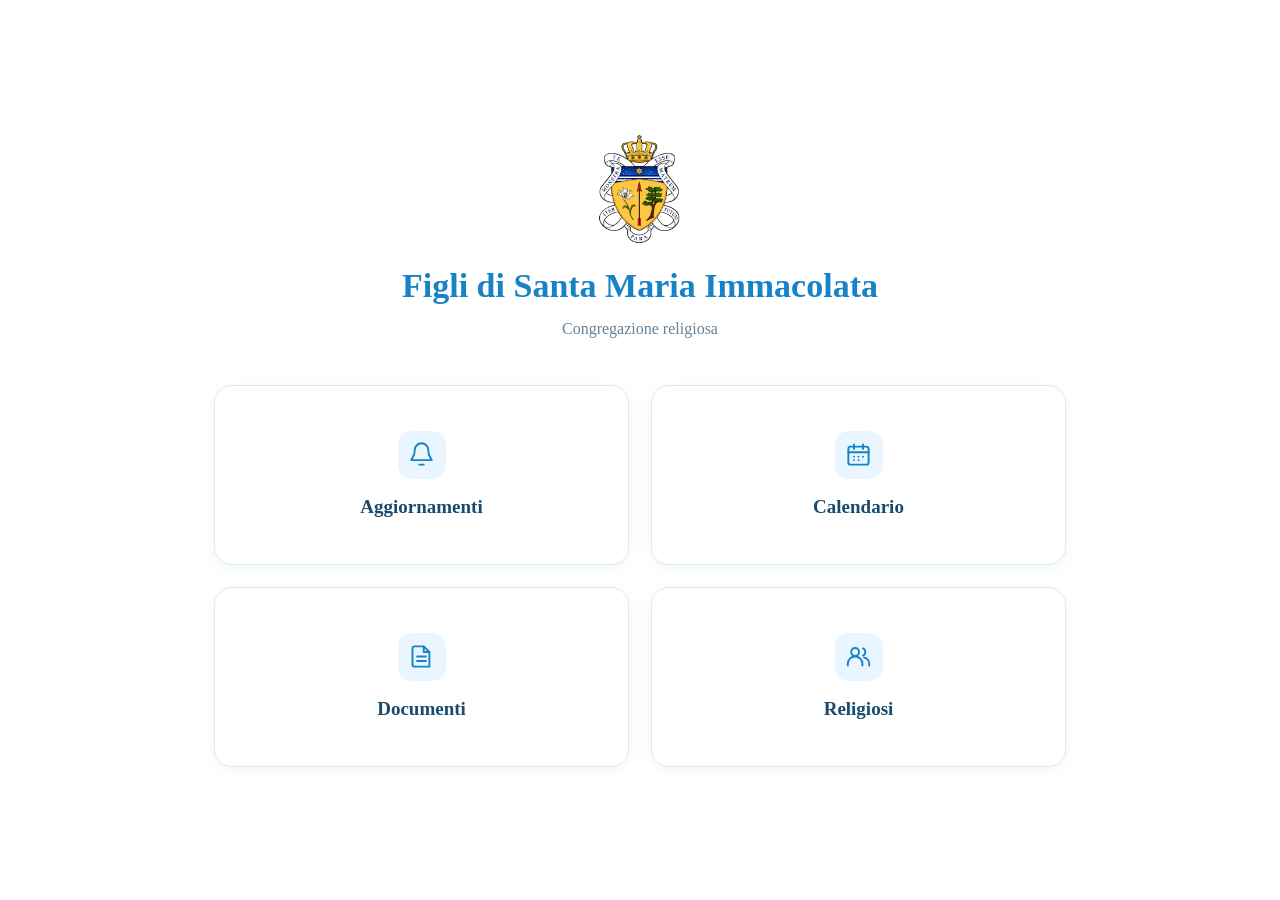
<file: index.html>
<!DOCTYPE html>
<html lang="it">
<head>
    <meta charset="UTF-8">
    <meta name="viewport" content="width=device-width, initial-scale=1.0">

    <meta name="theme-color" content="#1683c6">
    <meta name="description" content="Applicazione della Congregazione Figli di Santa Maria Immacolata">

    <title>Figli di Santa Maria Immacolata</title>

    <link rel="manifest" href="manifest.webmanifest">
    <link rel="stylesheet" href="css/style.css">

    <link rel="icon" href="img/logo-192.png">
</head>

<body class="index-page">







<!--
  TEMPORARY TEST CLOSE BUTTON
  DELETE THIS ENTIRE BLOCK AFTER BROWSER TESTING.

<button
    type="button"
    class="temporary-stack-close"
    aria-label="Chiudi pagina di test"
    title="Chiudi questa pagina"
    onclick="if (window.parent !== window && window.parent.AppStack) { window.parent.AppStack.closeTop(); } else if (window.AppStack) { window.AppStack.closeTop(); }"
>
    &times;
</button>

<style>
    /* TEMPORARY TEST CSS — DELETE AFTER TESTING */
    .temporary-stack-close {
        position: fixed;
        top: 10px;
        right: 10px;
        z-index: 2147483647;
        width: 42px;
        height: 42px;
        display: flex;
        align-items: center;
        justify-content: center;
        border: 1px solid rgba(255, 255, 255, 0.65);
        border-radius: 50%;
        background: #1683c6;
        color: #ffffff;
        font-family: Arial, sans-serif;
        font-size: 30px;
        line-height: 1;
        cursor: pointer;
        box-shadow: 0 2px 8px rgba(0, 0, 0, 0.2);
    }

    .temporary-stack-close:hover {
        background: #0868a5;
    }
</style>


  TEMPORARY TEST CLOSE BUTTON
  DELETE THIS ENTIRE BLOCK AFTER BROWSER TESTING.
-->










    <main class="home-container">

        <!-- Congregation identity -->
        <header class="home-identity">
            <img
                src="img/logo.png"
                alt="Logo della Congregazione"
                class="home-logo"
            >

            <h1>Figli di Santa Maria Immacolata</h1>

            <p class="home-subtitle">
                Congregazione religiosa
            </p>
        </header>

        <!-- Main sections -->
        <nav class="home-grid" aria-label="Sezioni principali">



            
<!-- Aggiornamenti -->
<a
    href="aggiornamenti.html"
    class="home-card"
    data-overlay
    aria-label="Apri Aggiornamenti"
>
    <span class="home-card-icon" aria-hidden="true">
        <svg
            viewBox="0 0 24 24"
            fill="none"
            stroke="currentColor"
            stroke-width="1.7"
            stroke-linecap="round"
            stroke-linejoin="round"
        >
            <path d="M18 8a6 6 0 0 0-12 0c0 7-3 7-3 9h18c0-2-3-2-3-9"/>
            <path d="M10 21h4"/>
        </svg>
    </span>

    <span class="home-card-title">Aggiornamenti</span>
</a>










            <!-- Calendario -->
            <a
                href="calendario.html"
                class="home-card"
                data-overlay
                aria-label="Apri Calendario"
            >
                <span class="home-card-icon" aria-hidden="true">
                    <svg
                        viewBox="0 0 24 24"
                        fill="none"
                        stroke="currentColor"
                        stroke-width="1.7"
                        stroke-linecap="round"
                        stroke-linejoin="round"
                    >
                        <rect x="3" y="5" width="18" height="16" rx="2"/>
                        <path d="M16 3v4M8 3v4M3 10h18"/>
                        <path d="M8 14h.01M12 14h.01M16 14h.01M8 17h.01M12 17h.01"/>
                    </svg>
                </span>

                <span class="home-card-title">Calendario</span>
            </a>

            <!-- Documenti -->
            <a
                href="documenti.html"
                class="home-card"
                data-overlay
                aria-label="Apri Documenti"
            >
                <span class="home-card-icon" aria-hidden="true">
                    <svg
                        viewBox="0 0 24 24"
                        fill="none"
                        stroke="currentColor"
                        stroke-width="1.7"
                        stroke-linecap="round"
                        stroke-linejoin="round"
                    >
                        <path d="M6 3h8l5 5v13H6a2 2 0 0 1-2-2V5a2 2 0 0 1 2-2z"/>
                        <path d="M14 3v5h5M8 12h8M8 16h8"/>
                    </svg>
                </span>

                <span class="home-card-title">Documenti</span>
            </a>

            <!-- Religiosi -->
            <a
                href="religiosi.html"
                class="home-card"
                data-overlay
                aria-label="Apri Religiosi"
            >
                <span class="home-card-icon" aria-hidden="true">
                    <svg
                        viewBox="0 0 24 24"
                        fill="none"
                        stroke="currentColor"
                        stroke-width="1.7"
                        stroke-linecap="round"
                        stroke-linejoin="round"
                    >
                        <circle cx="9" cy="8" r="3.5"/>
                        <path d="M2.5 20v-1.5A6.5 6.5 0 0 1 9 12a6.5 6.5 0 0 1 6.5 6.5V20"/>
                        <path d="M16 4.8a3.5 3.5 0 0 1 0 6.4"/>
                        <path d="M17 13a5.5 5.5 0 0 1 4.5 5.5V20"/>
                    </svg>
                </span>

                <span class="home-card-title">Religiosi</span>
            </a>

        </nav>

    </main>

        <!-- Service Worker Registration -->
    <script>
        if ("serviceWorker" in navigator) {
            window.addEventListener("load", () => {
                navigator.serviceWorker.register("service-worker.js")
                    .then(registration => {
                        console.log("[FSMI] Service Worker registered with scope:", registration.scope);
                    })
                    .catch(error => {
                        console.error("[FSMI] Service Worker registration failed:", error);
                    });
            });
        }
    </script>

    <!-- Universal application and overlay-stack logic -->
    <script src="js/app.js"></script>



    <!-- Universal application and overlay-stack logic -->
    <script src="js/app.js"></script>

</body>
</html>
    

</body>
</html>
</file>
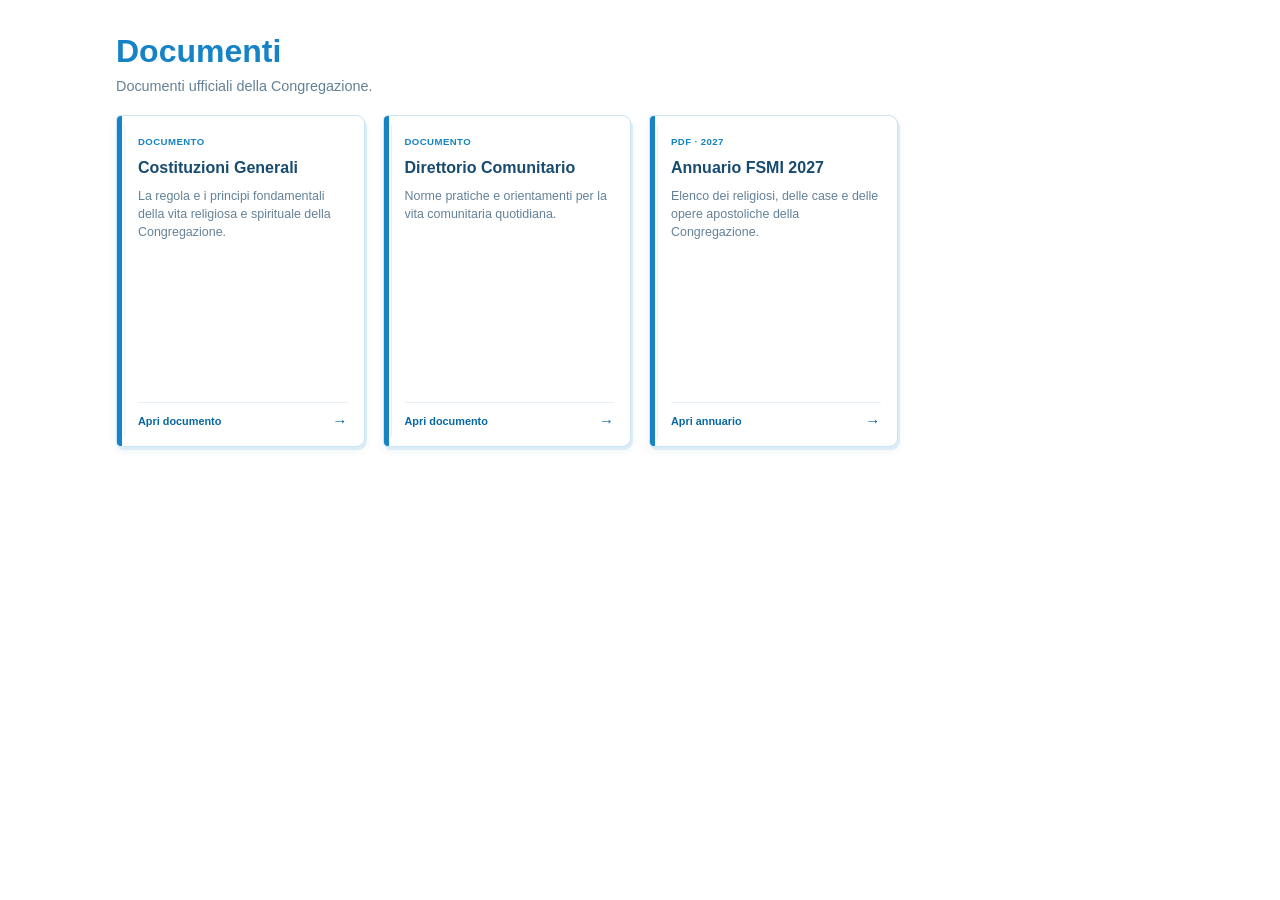
<file: documenti.html>
<!DOCTYPE html>
<html lang="it">
<head>
    <meta charset="UTF-8">
    <meta name="viewport" content="width=device-width, initial-scale=1.0">
    <meta name="theme-color" content="#1683c6">
    <meta name="description" content="Documenti ufficiali della Congregazione dei Figli di Santa Maria Immacolata">

    <title>Documenti | Figli di Santa Maria Immacolata</title>

    <link rel="stylesheet" href="css/style.css">
    <link rel="stylesheet" href="css/documenti.css">
</head>

<body class="documenti-page">

    <main class="documenti-container">

        <header class="documenti-header">
            <h1>Documenti</h1>
            <p>Documenti ufficiali della Congregazione.</p>
        </header>

        <section class="documenti-grid" aria-label="Elenco dei documenti">

            <a class="document-book"
               href="documenti/costituzioni.html"
               data-overlay>
                <span class="document-book-type">DOCUMENTO</span>
                <h2>Costituzioni Generali</h2>
                <p>La regola e i principi fondamentali della vita religiosa e spirituale della Congregazione.</p>
                <span class="document-book-action">Apri documento <span aria-hidden="true">→</span></span>
            </a>

            <a class="document-book"
               href="documenti/direttorio.html"
               data-overlay>
                <span class="document-book-type">DOCUMENTO</span>
                <h2>Direttorio Comunitario</h2>
                <p>Norme pratiche e orientamenti per la vita comunitaria quotidiana.</p>
                <span class="document-book-action">Apri documento <span aria-hidden="true">→</span></span>
            </a>

            <a class="document-book"
               href="documenti/annuario.html"
               data-overlay>
                <span class="document-book-type">PDF · 2027</span>
                <h2>Annuario FSMI 2027</h2>
                <p>Elenco dei religiosi, delle case e delle opere apostoliche della Congregazione.</p>
                <span class="document-book-action">Apri annuario <span aria-hidden="true">→</span></span>
            </a>

        </section>

    </main>

    <script src="js/app.js"></script>

</body>
</html>
</file>
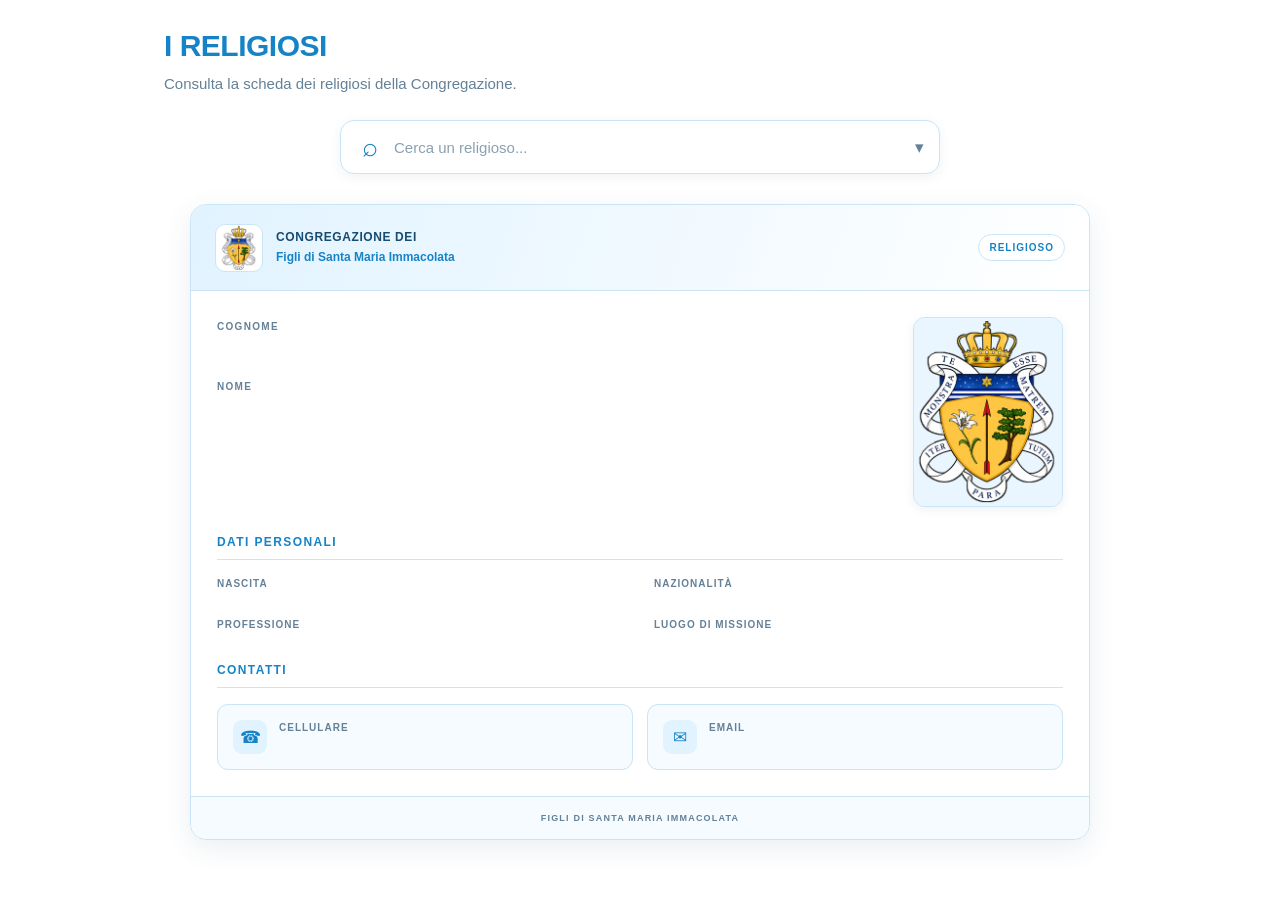
<file: religiosi.html>
<!DOCTYPE html>
<html lang="it">
<head>
    <meta charset="UTF-8">
    <meta name="viewport" content="width=device-width, initial-scale=1.0">

    <meta name="theme-color" content="#1683c6">
    <meta name="description" content="Elenco dei religiosi della Congregazione dei Figli di Santa Maria Immacolata">

    <title>I Religiosi | Figli di Santa Maria Immacolata</title>

    <link rel="stylesheet" href="css/style.css">
    <link rel="stylesheet" href="css/religiosi.css">
</head>

<body class="religiosi-page">

    <main class="religiosi-container">

        <!-- Page title -->
        <section class="religiosi-page-header">
            <h1>I RELIGIOSI</h1>
            <p>
                Consulta la scheda dei religiosi della Congregazione.
            </p>
        </section>

        <!-- Search -->
        <section class="religiosi-search-section">
            <div class="religiosi-search-wrapper">

                <div class="religiosi-search-box">

                    <span class="search-icon" aria-hidden="true">⌕</span>

                    <input
                        type="text"
                        id="religiousSearch"
                        placeholder="Cerca un religioso..."
                        autocomplete="off"
                        aria-label="Cerca un religioso"
                        aria-expanded="false"
                        aria-controls="religiousSuggestions"
                    >

                    <button
                        class="search-clear"
                        id="searchClear"
                        type="button"
                        aria-label="Cancella ricerca"
                        title="Cancella ricerca"
                    >
                        ×
                    </button>

                    <span class="search-arrow" aria-hidden="true">▾</span>

                </div>

                <div
                    class="religiosi-suggestions"
                    id="religiousSuggestions"
                    role="listbox"
                    aria-label="Religiosi"
                ></div>

            </div>
        </section>

        <!-- Religious identity card -->
        <section class="religious-id-card" aria-label="Scheda del religioso">

            <!-- Card header -->
            <div class="religious-id-header">

                <div class="religious-id-brand">

                    <div class="religious-id-logo">
                        <img
                            src="img/logo.png"
                            alt="Logo della Congregazione"
                        >
                    </div>

                    <div class="religious-id-brand-text">
                        <strong>CONGREGAZIONE DEI</strong>
                        <span>Figli di Santa Maria Immacolata</span>
                    </div>

                </div>

                <div class="religious-id-type">RELIGIOSO</div>

            </div>

            <!-- Card body -->
            <div class="religious-id-body">

                <!-- Identity -->
                <div class="religious-identity">

                    <div class="religious-identity-text">

                        <div class="religious-name-field">
                            <span class="religious-name-label">COGNOME</span>
                            <strong
                                class="religious-name-value"
                                id="religiousSurname"
                            ></strong>
                        </div>

                        <div class="religious-name-field">
                            <span class="religious-name-label">NOME</span>
                            <strong
                                class="religious-name-value"
                                id="religiousFirstname"
                            ></strong>
                        </div>

                        <div
                            class="religious-profession"
                            id="relstatus"
                        ></div>

                    </div>

                    <!-- Photo -->
                    <div class="religious-photo-frame">
                        <img
                            id="religiousPhoto"
                            src="img/logo.png"
                            alt="Foto del religioso"
                        >
                    </div>

                </div>

                <!-- Personal data -->
                <div class="religious-data-section">

                    <h2 class="religious-section-title">DATI PERSONALI</h2>

                    <div class="religious-data-grid">

                        <div class="religious-data-item">
                            <span class="info-label">NASCITA</span>
                            <span class="info-value" id="religiousBirth"></span>
                        </div>

                        <div class="religious-data-item">
                            <span class="info-label">NAZIONALITÀ</span>
                            <span class="info-value" id="religiousNationality"></span>
                        </div>

                        <div class="religious-data-item">
                            <span class="info-label">PROFESSIONE</span>
                            <span class="info-value" id="religiousProfessionData"></span>
                        </div>

                        <div class="religious-data-item">
                            <span class="info-label">LUOGO DI MISSIONE</span>
                            <span class="info-value" id="religiousMission"></span>
                        </div>

                    </div>
                </div>

                <!-- Contacts -->
                <div class="religious-data-section">

                    <h2 class="religious-section-title">CONTATTI</h2>

                    <div class="religious-contact-grid">

                        <div class="religious-contact-item">

                            <span class="contact-icon" aria-hidden="true">☎</span>

                            <div class="contact-content">
                                <span class="info-label">CELLULARE</span>

                                <a
                                    id="religiousPhone"
                                    class="contact-link"
                                    href="#"
                                ></a>
                            </div>

                        </div>

                        <div class="religious-contact-item">

                            <span class="contact-icon" aria-hidden="true">✉</span>

                            <div class="contact-content">
                                <span class="info-label">EMAIL</span>

                                <a
                                    id="religiousEmail"
                                    class="contact-link"
                                    href="#"
                                ></a>
                            </div>

                        </div>

                    </div>
                </div>

            </div>

            <!-- Card footer -->
            <div class="religious-id-footer">
                <span>FIGLI DI SANTA MARIA IMMACOLATA</span>
            </div>

        </section>

    </main>

    <!-- Scripts -->
    <script src="js/xlsx.full.min.js"></script>
    <script src="js/app.js"></script>
    <script src="js/religiosi.js"></script>

</body>
</html>
</file>
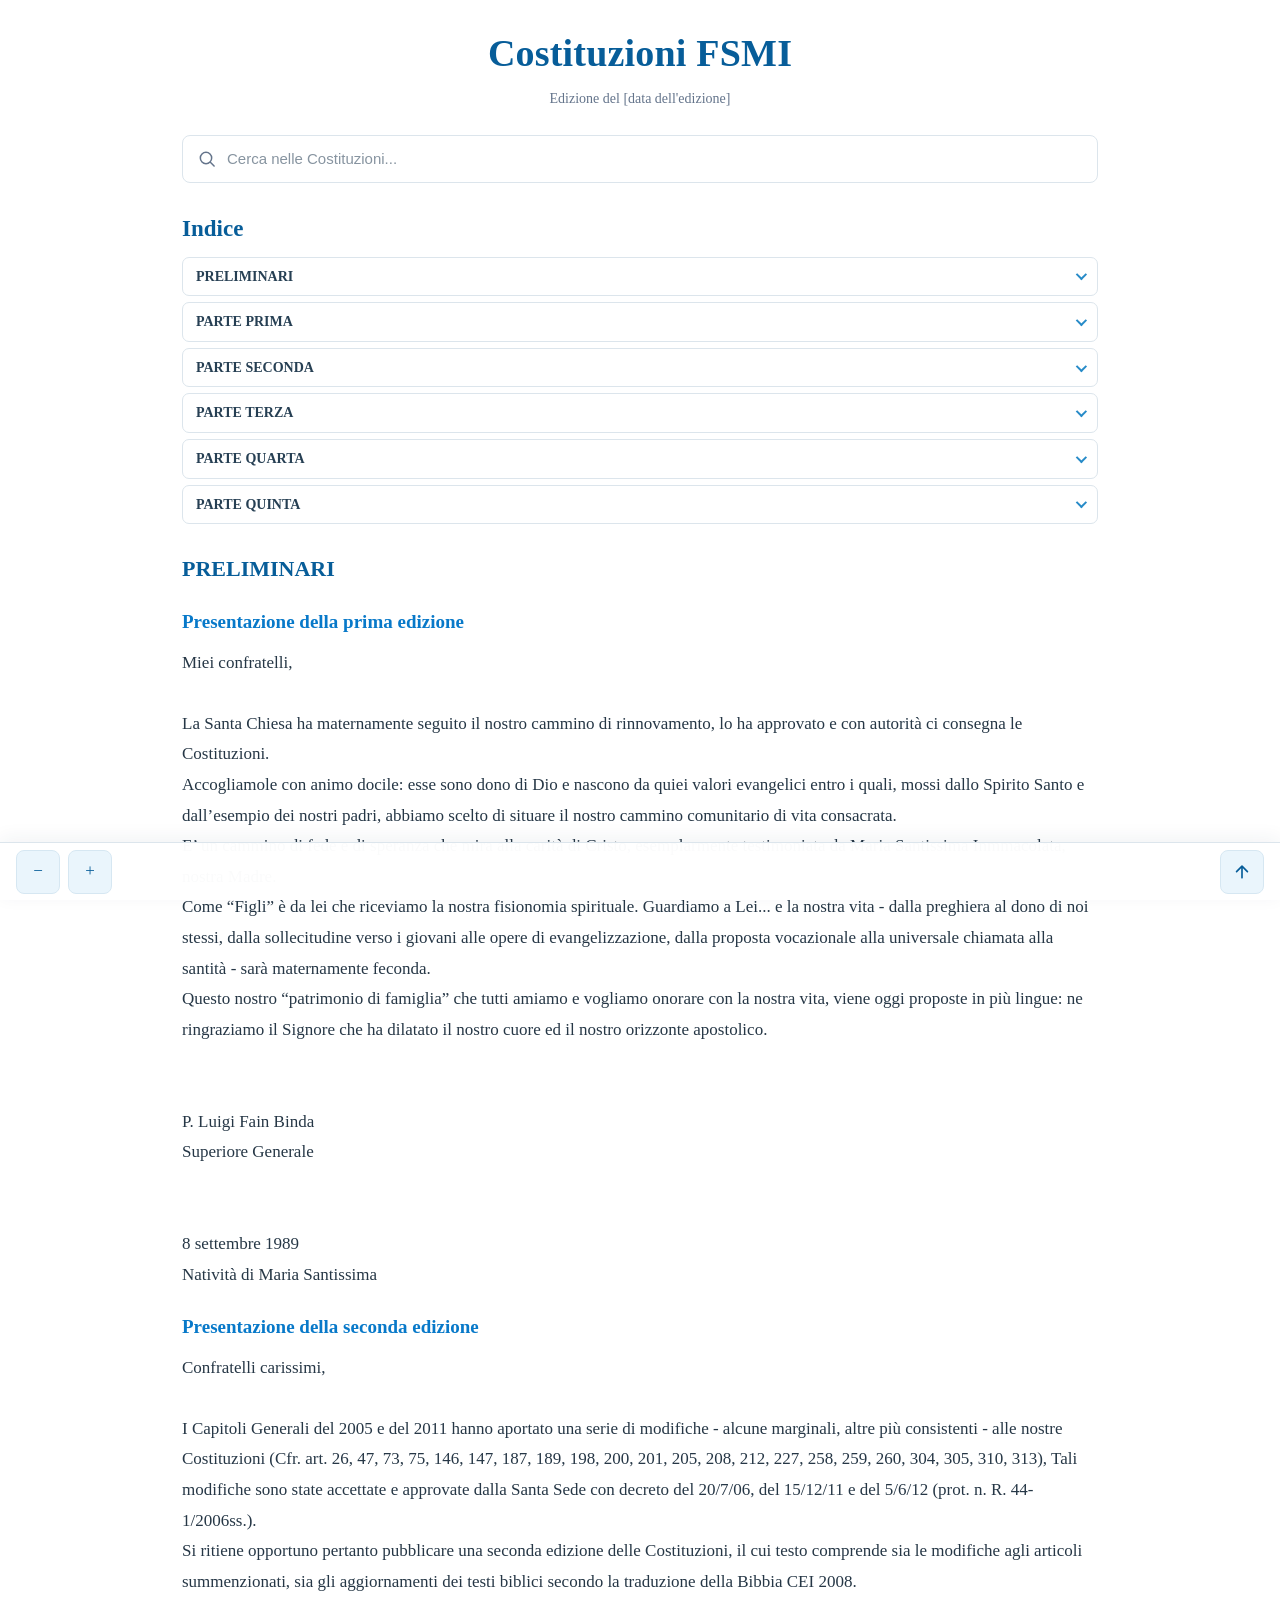
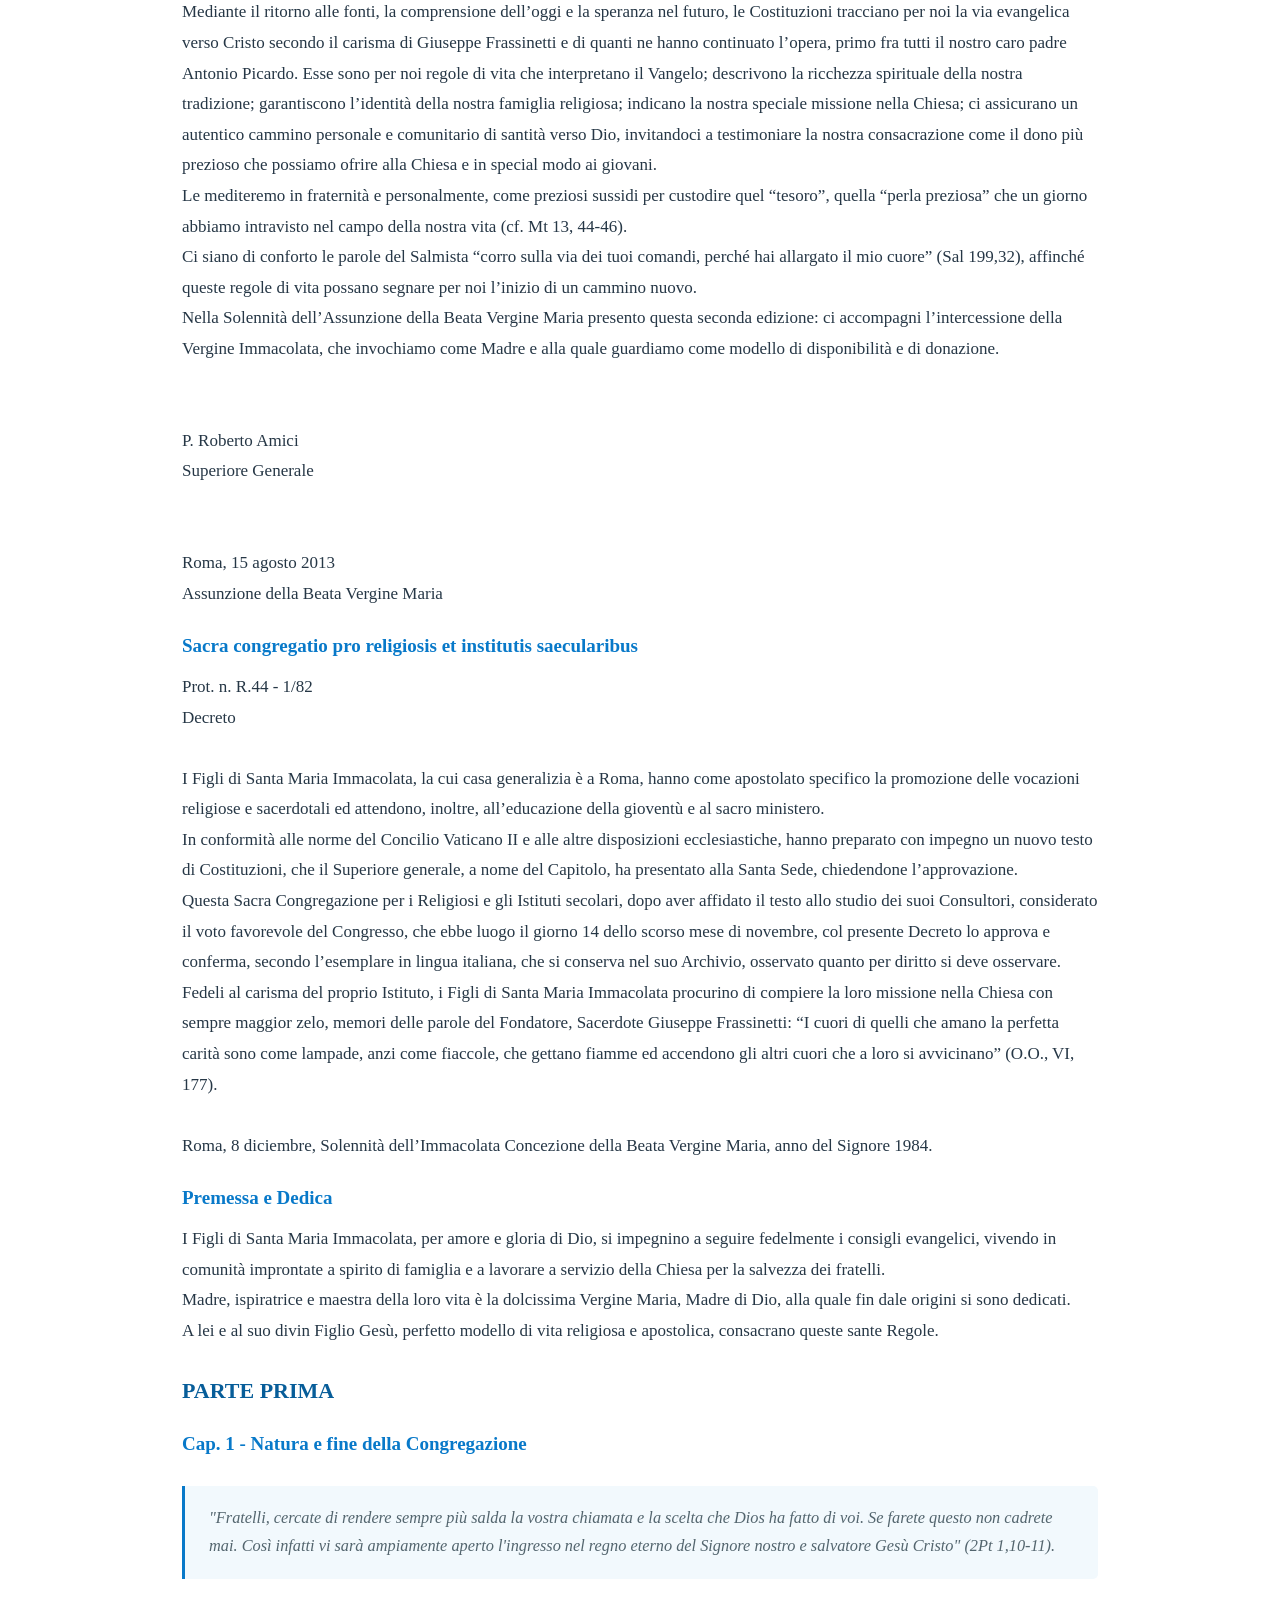
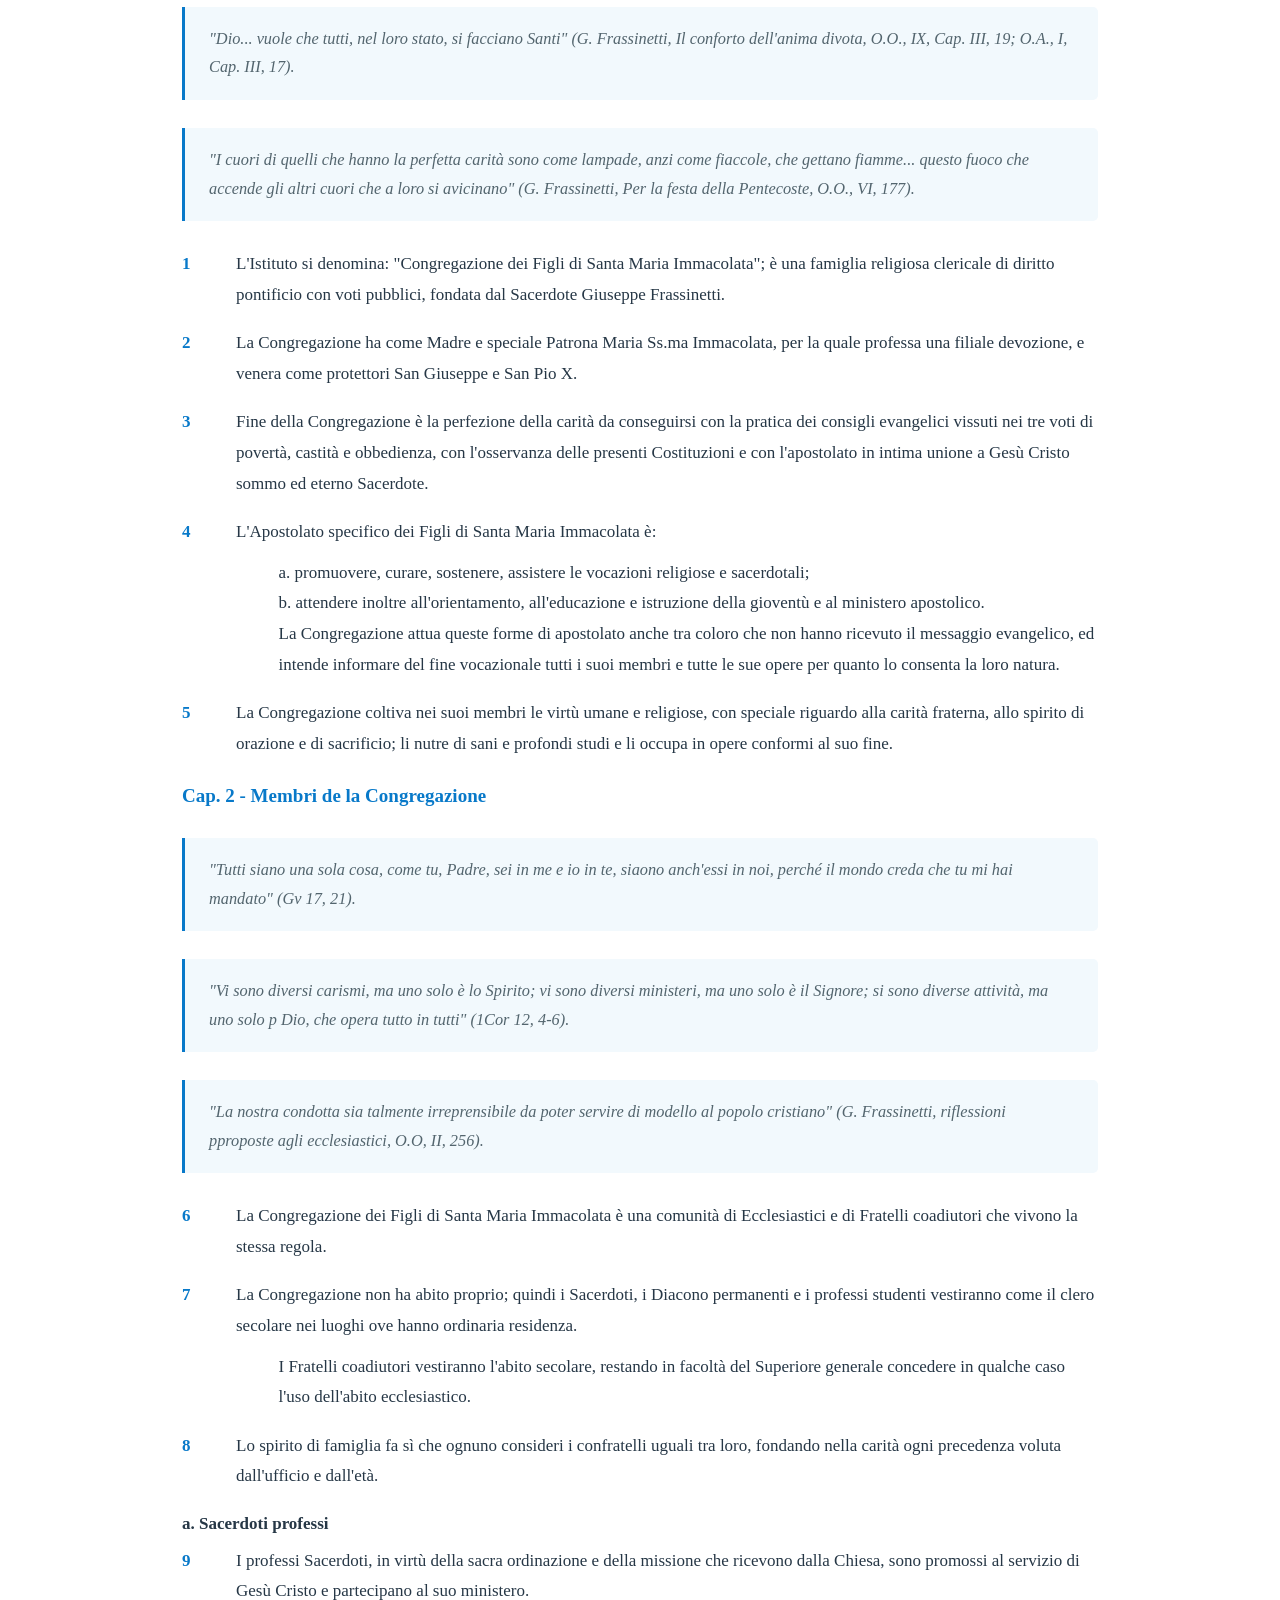
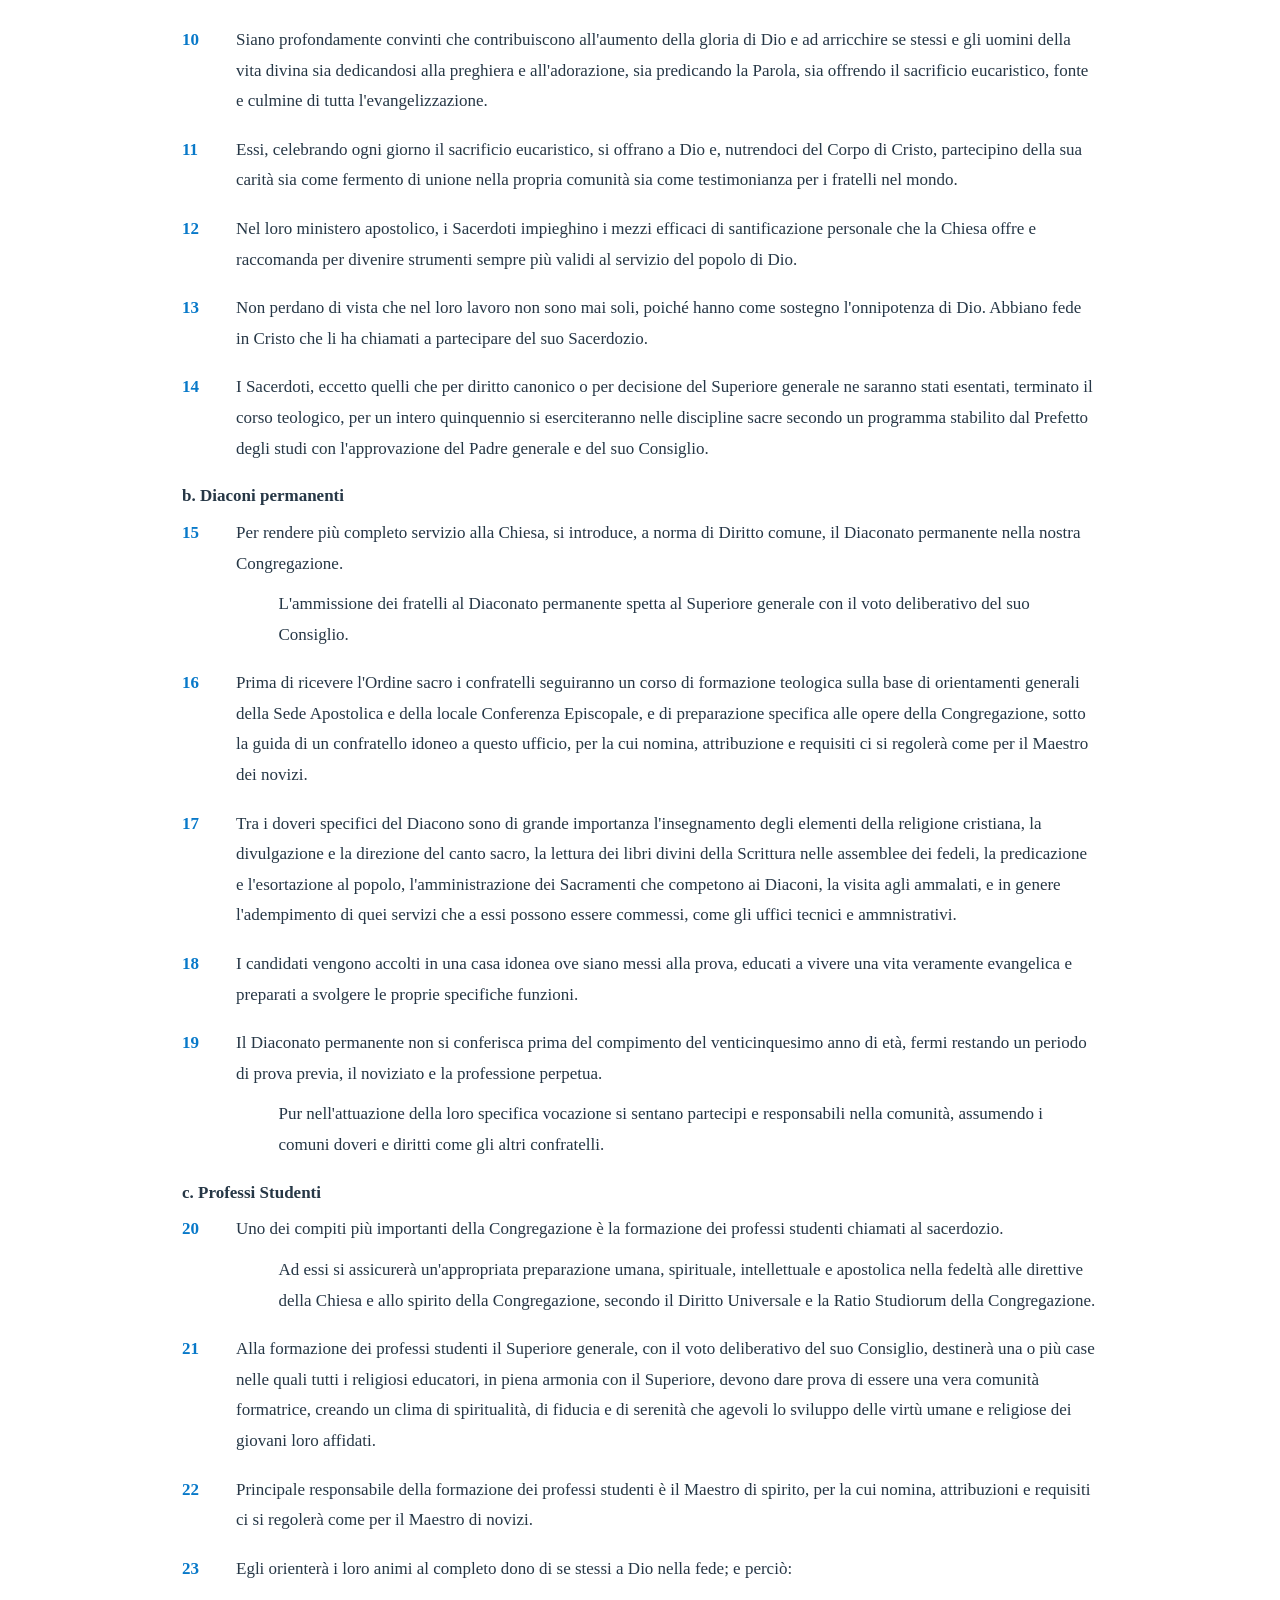
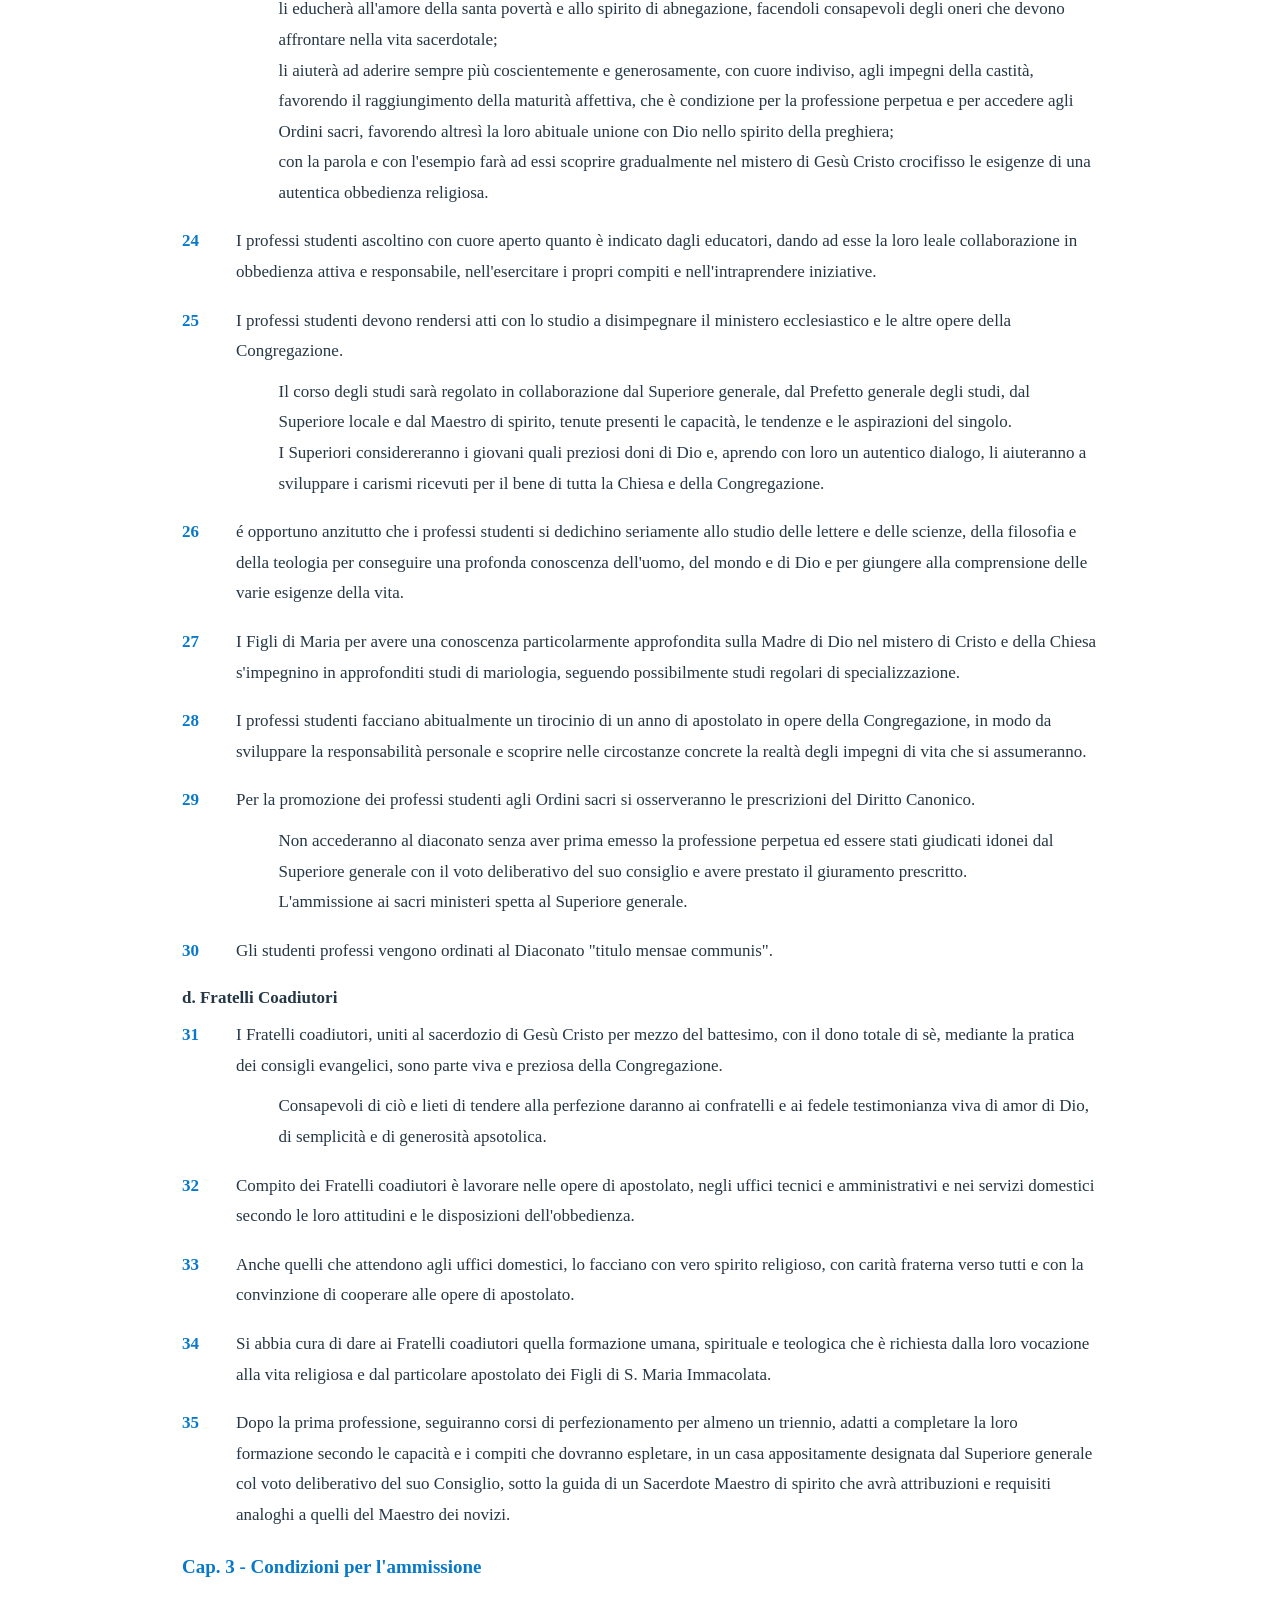
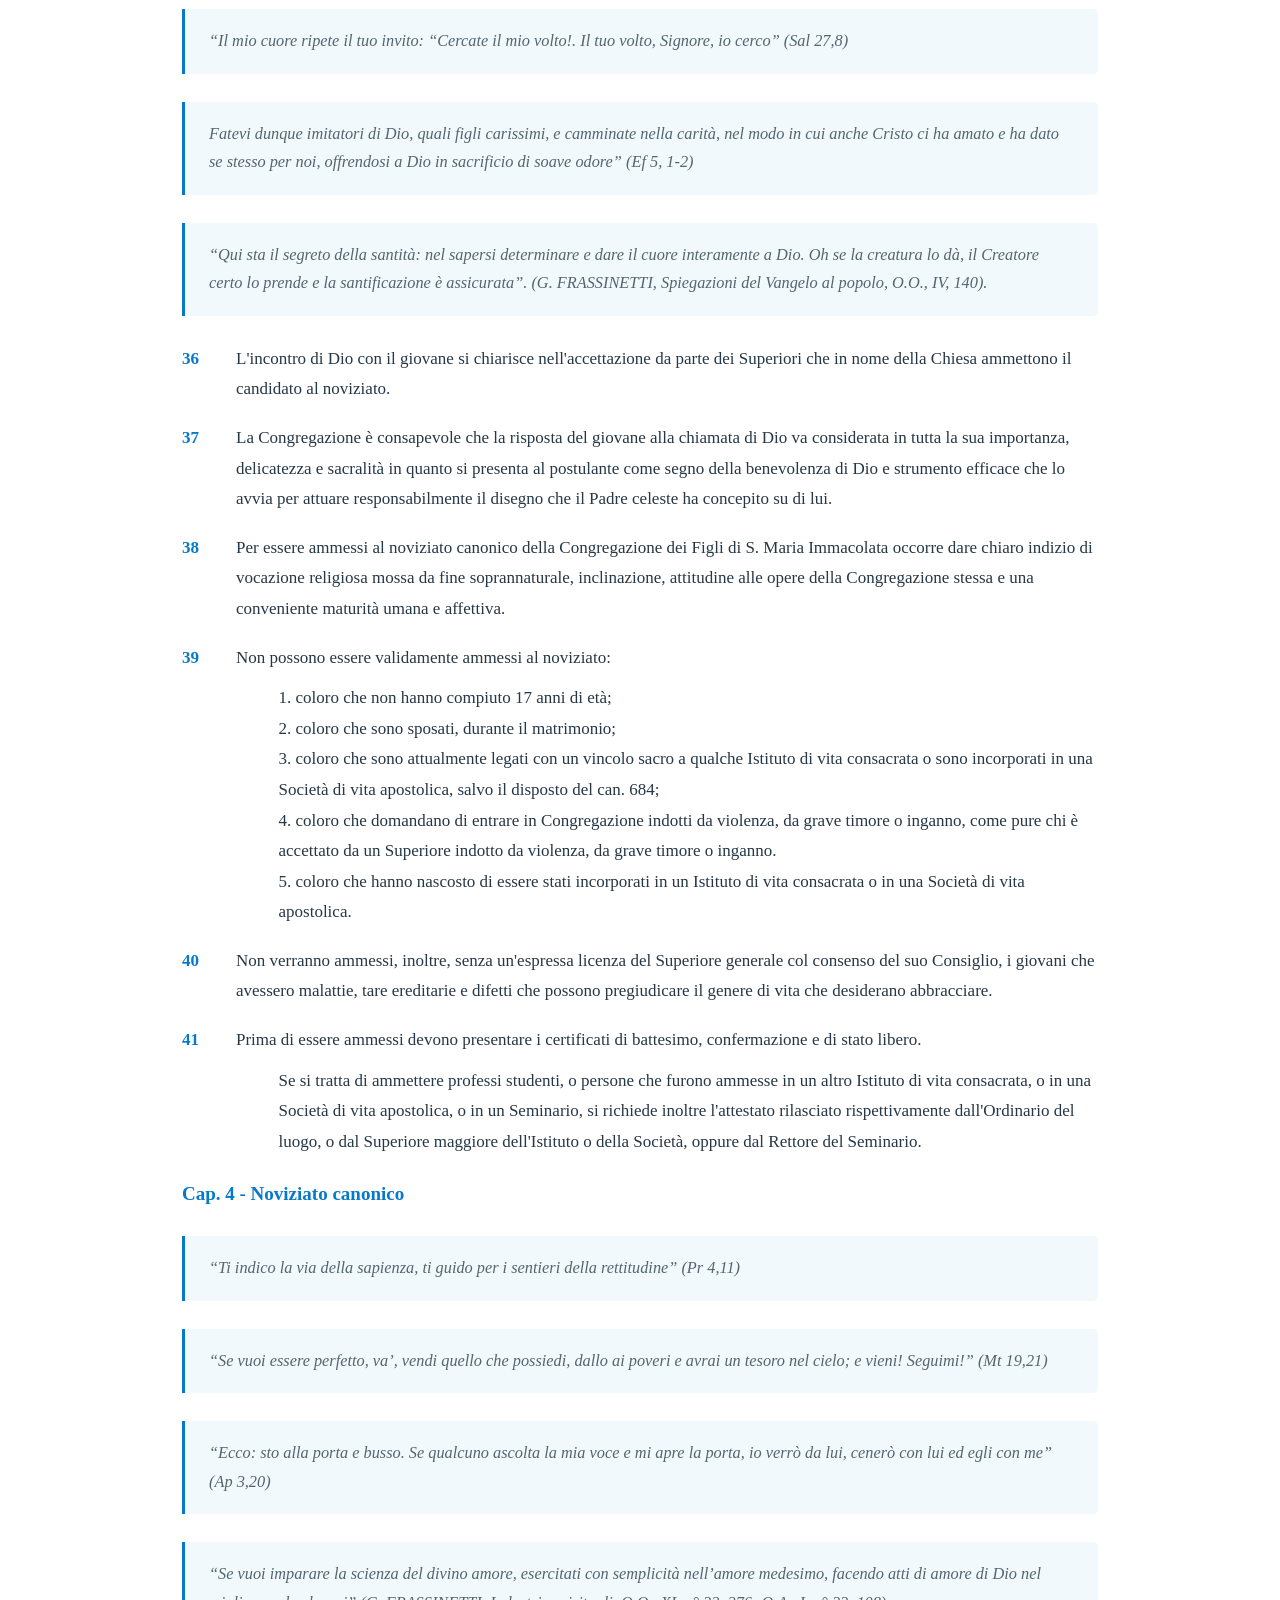
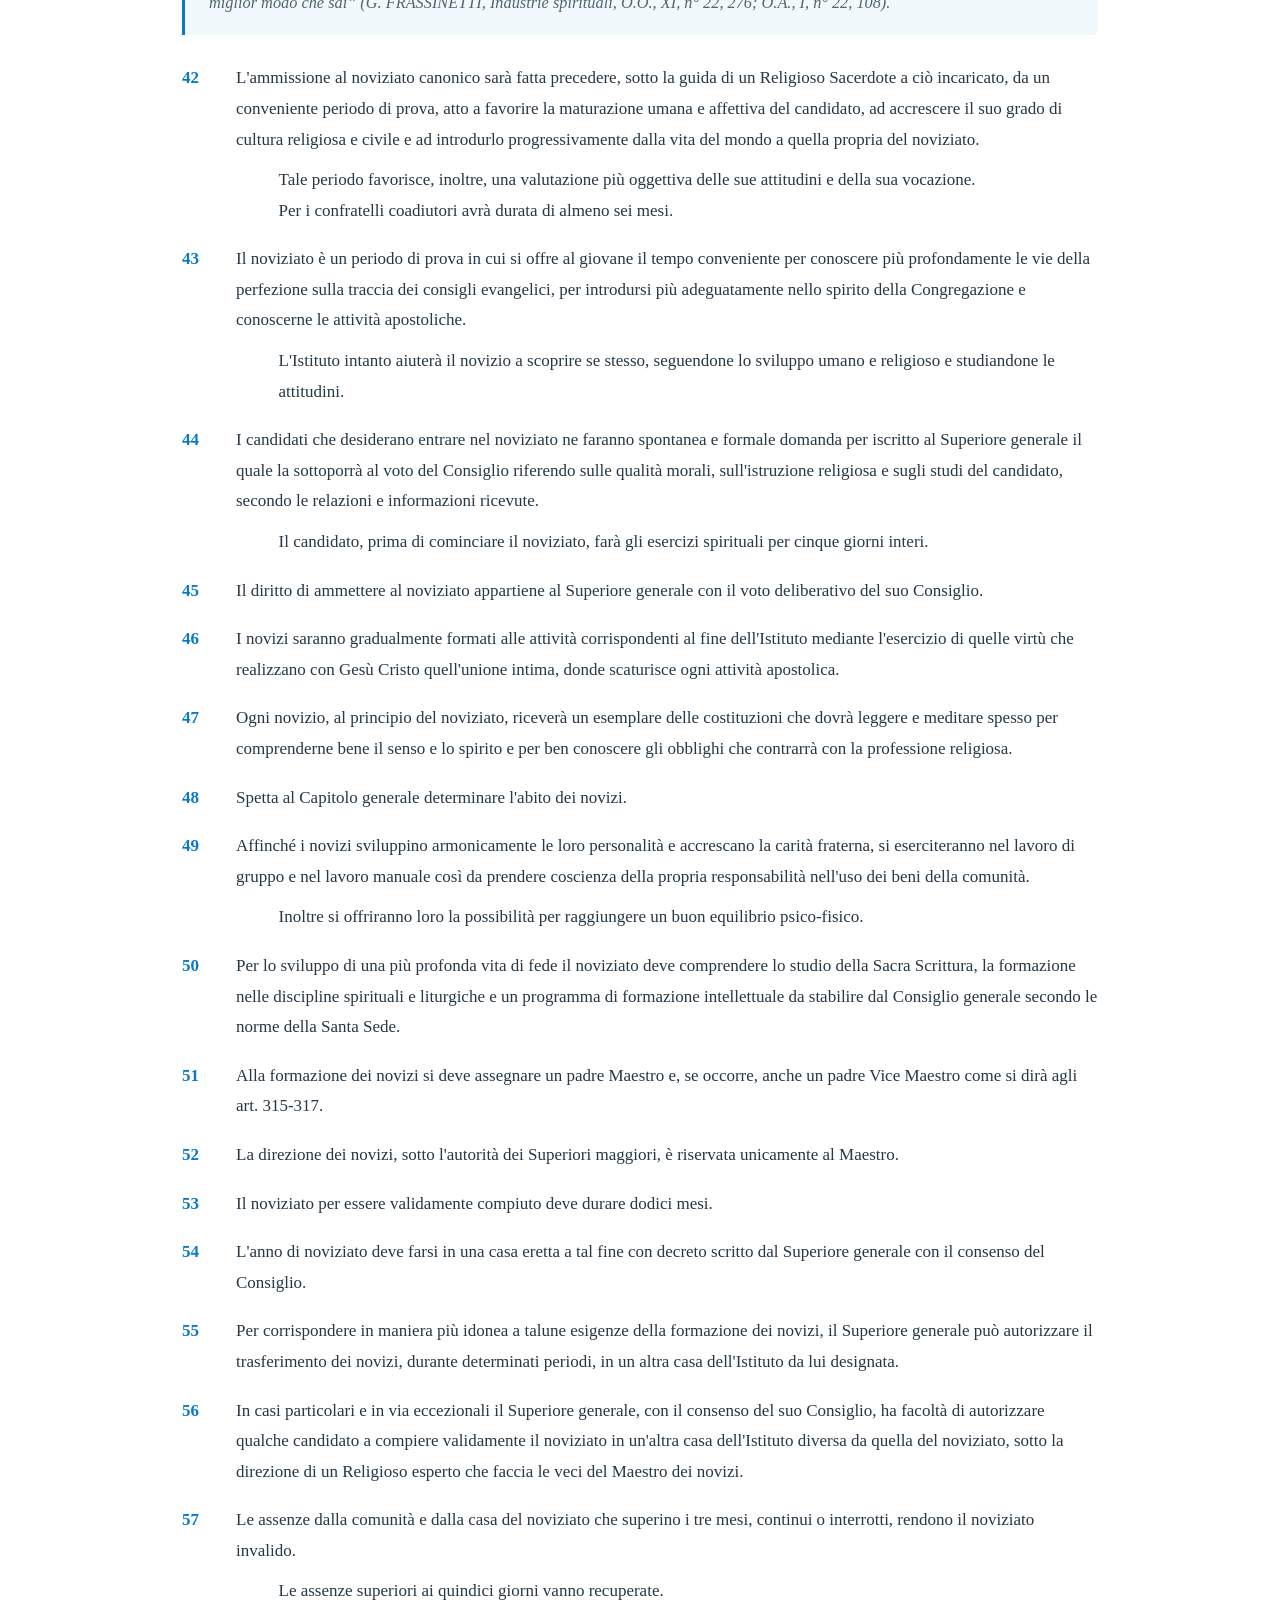
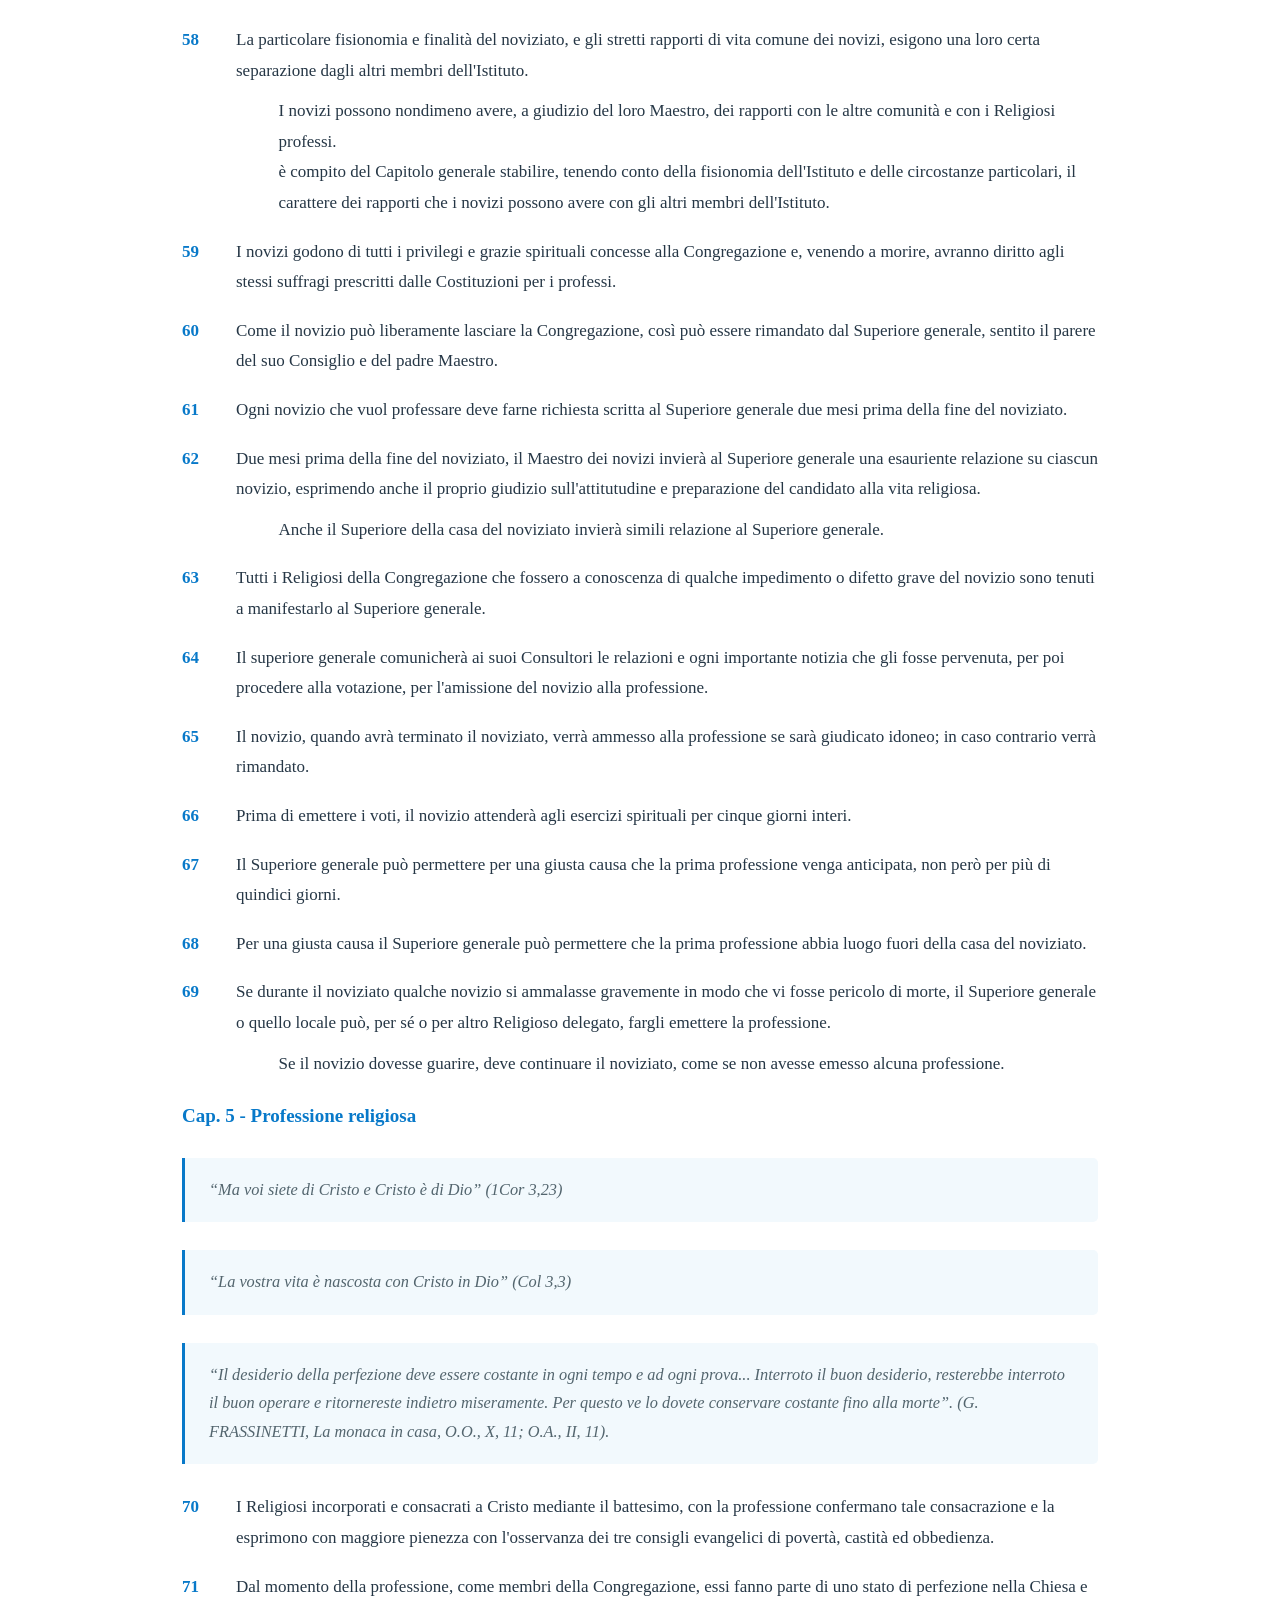
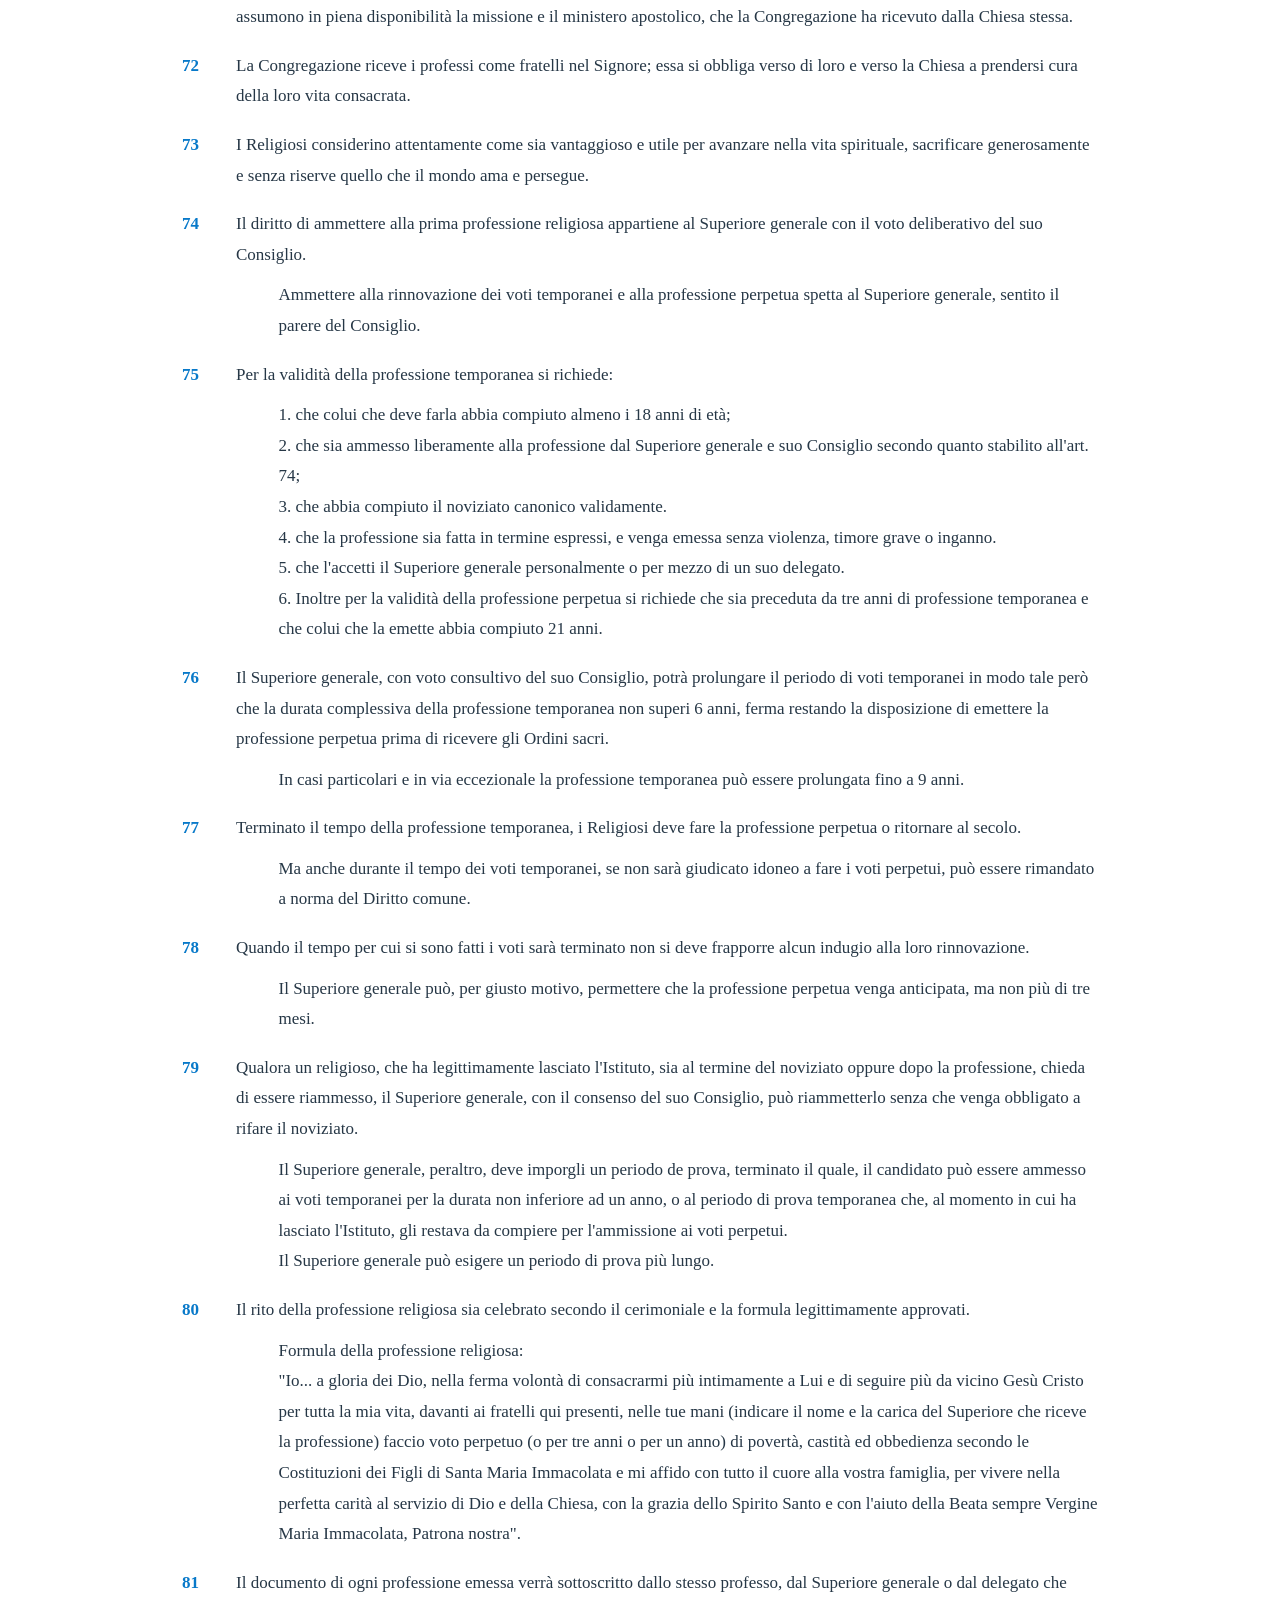
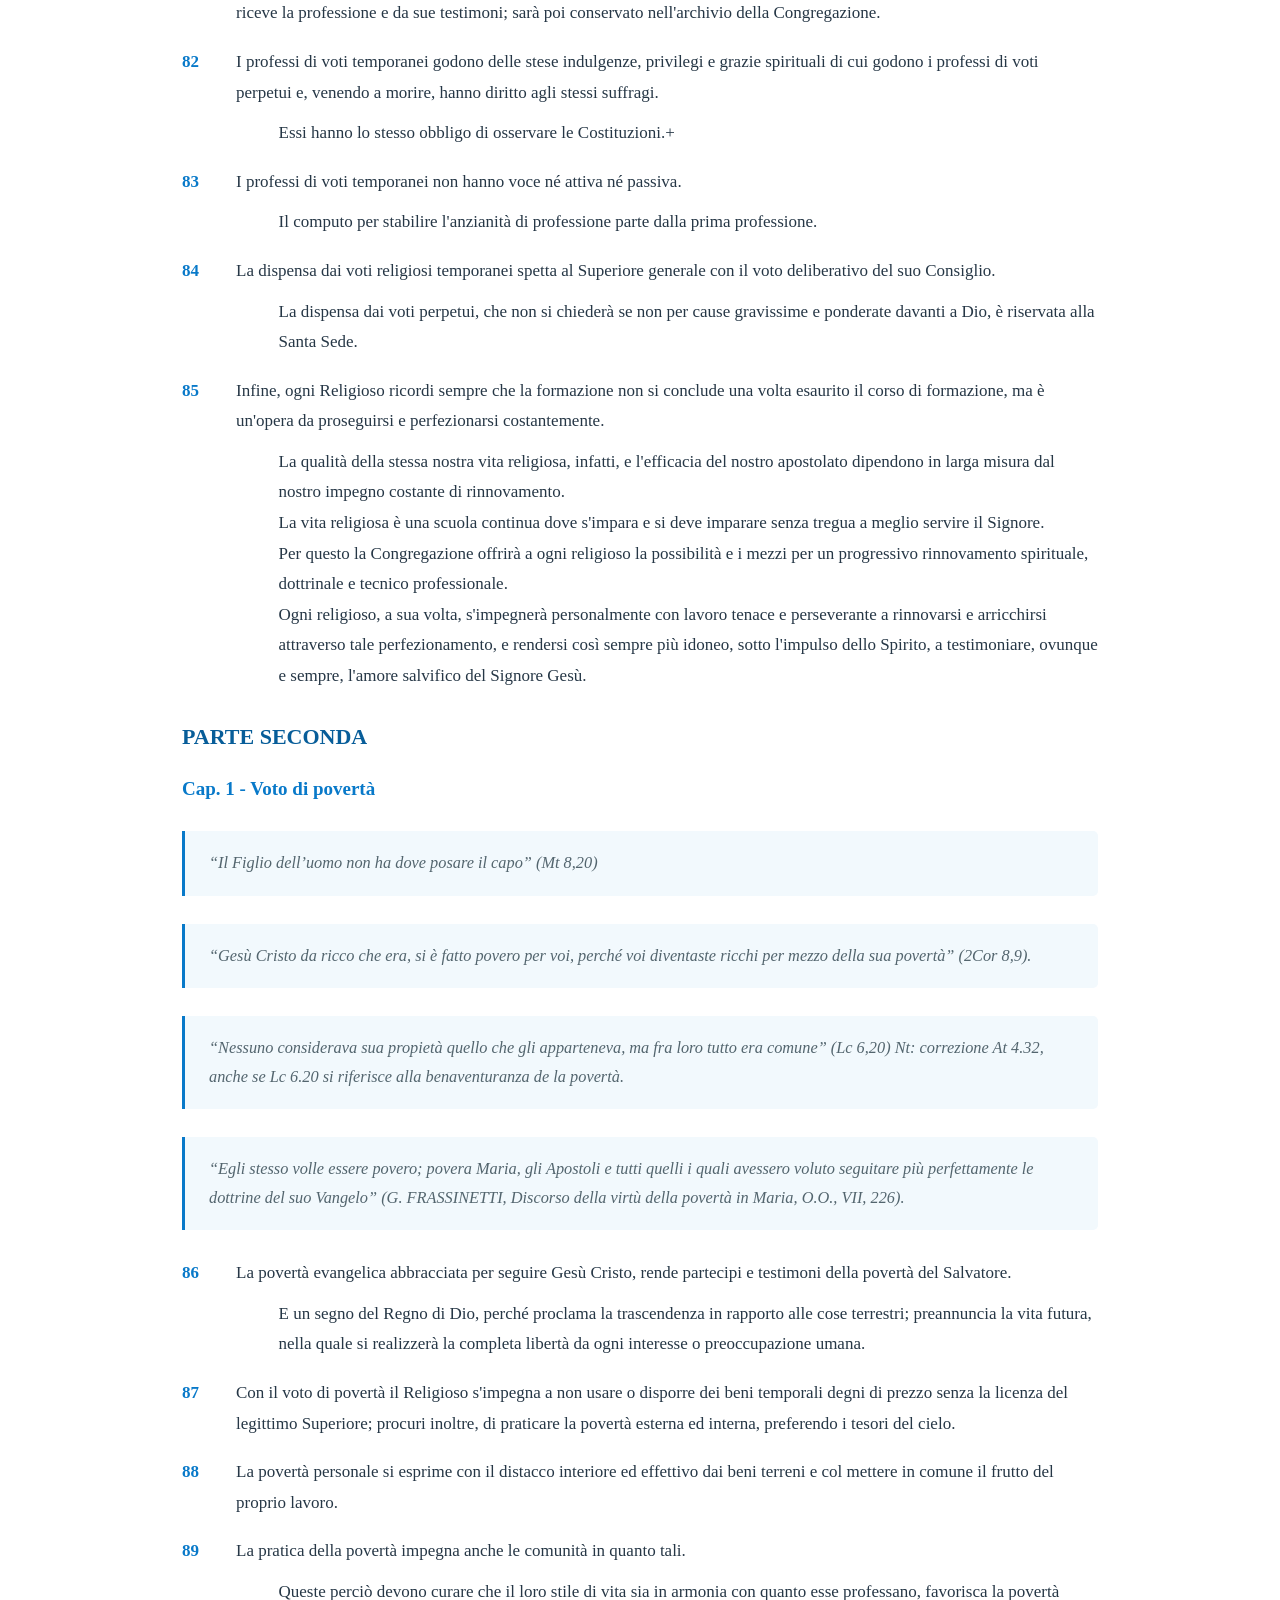
<file: documenti/costituzioni.html>
<!DOCTYPE html>
<html lang="it">
<head>
    <meta charset="UTF-8">
    <meta name="viewport" content="width=device-width, initial-scale=1.0">

    <title>Costituzioni FSMI</title>

    <meta
        name="description"
        content="Costituzioni dei Figli di Santa Maria Immacolata."
    >

    <link rel="stylesheet" href="../css/style.css">
    <link rel="stylesheet" href="../css/documenti.css">
    <link rel="stylesheet" href="css/subcss.css">
</head>

<body class="constitution-page">

    <main
        class="constitution-document"
        id="constitutionTop"
        data-workbook="../dat/costituzioni.xlsx"
        data-document="costituzioni"
    >

        <!-- DOCUMENT TITLE -->
        <section class="constitution-intro">
            <h1 class="constitution-title">
                Costituzioni FSMI
            </h1>

            <p
                class="constitution-edition"
                id="constitutionEditionDate"
            >
                Edizione del [data dell'edizione]
            </p>
        </section>


        <!-- SEARCH -->
        <section class="constitution-search-section">

            <label
                class="visually-hidden"
                for="constitutionSearch"
            >
                Cerca nelle Costituzioni
            </label>

            <div class="constitution-search-box">

                <svg
                    class="constitution-search-icon"
                    viewBox="0 0 24 24"
                    aria-hidden="true"
                >
                    <circle
                        cx="10.8"
                        cy="10.8"
                        r="6.8"
                        fill="none"
                        stroke="currentColor"
                        stroke-width="1.8"
                    />

                    <path
                        d="M16 16l4.5 4.5"
                        fill="none"
                        stroke="currentColor"
                        stroke-width="1.8"
                        stroke-linecap="round"
                    />
                </svg>

                <input
                    type="search"
                    id="constitutionSearch"
                    placeholder="Cerca nelle Costituzioni..."
                    autocomplete="off"
                    aria-label="Cerca nelle Costituzioni"
                    aria-controls="constitutionSearchSuggestions"
                    aria-autocomplete="list"
                >

                <button
                    type="button"
                    id="constitutionClearSearch"
                    class="constitution-clear-search"
                    aria-label="Cancella ricerca"
                    title="Cancella ricerca"
                    hidden
                >
                    &times;
                </button>

            </div>

            <!-- SEARCH SUGGESTIONS -->
            <div
                id="constitutionSearchSuggestions"
                class="constitution-search-suggestions"
                role="listbox"
                aria-label="Suggerimenti di ricerca"
                hidden
            ></div>

            <!-- SEARCH RESULTS STATUS -->
            <p
                id="constitutionSearchStatus"
                class="constitution-search-status"
                aria-live="polite"
                hidden
            ></p>

        </section>


        <!-- EXPANDABLE INDEX -->
        <section
            class="constitution-index-section"
            aria-labelledby="constitutionIndexTitle"
        >

            <h2
                id="constitutionIndexTitle"
                class="constitution-index-title"
            >
                Indice
            </h2>

            <nav
                id="constitutionIndex"
                class="constitution-index"
                aria-label="Indice delle Costituzioni"
            ></nav>

        </section>


        <!-- DOCUMENT CONTENT -->
        <section
            class="constitution-reading"
            aria-label="Testo delle Costituzioni"
        >

            <div
                id="constitutionContent"
                class="constitution-content"
            ></div>

        </section>

    </main>


    <!-- STATUS / ERROR MESSAGE -->
    <p
        id="constitutionMessage"
        class="constitution-message"
        role="status"
        aria-live="polite"
        hidden
    ></p>


    <!-- FIXED READING CONTROLS -->
    <div
        class="constitution-reading-controls"
        role="toolbar"
        aria-label="Controlli di lettura"
    >

        <div class="constitution-text-controls">

            <!-- DECREASE TEXT SIZE -->
            <button
                type="button"
                id="constitutionDecrease"
                class="constitution-control-button"
                aria-label="Riduci la dimensione del testo"
                title="Riduci testo"
            >
                −
            </button>

            <!-- INCREASE TEXT SIZE -->
            <button
                type="button"
                id="constitutionIncrease"
                class="constitution-control-button"
                aria-label="Aumenta la dimensione del testo"
                title="Aumenta testo"
            >
                +
            </button>

        </div>


        <!-- BACK TO TOP -->
        <button
            type="button"
            id="constitutionBackToTop"
            class="constitution-control-button constitution-top-button"
            aria-label="Torna all'inizio del documento"
            title="Torna in alto"
        >

            <svg
                viewBox="0 0 24 24"
                aria-hidden="true"
            >
                <path
                    d="M12 19V5M5.5 11.5L12 5l6.5 6.5"
                    fill="none"
                    stroke="currentColor"
                    stroke-width="2"
                    stroke-linecap="round"
                    stroke-linejoin="round"
                />
            </svg>

        </button>

    </div>


    <!-- SHARED APPLICATION SCRIPTS -->
    <script src="../js/app.js"></script>
    

    <!-- XLSX LIBRARY: LOAD BEFORE THE RENDERER -->
    <script src="../js/xlsx.full.min.js"></script>

    <!-- SHARED DOCUMENT RENDERER -->
    <script src="js/constitution.js"></script>

</body>
</html>
</file>
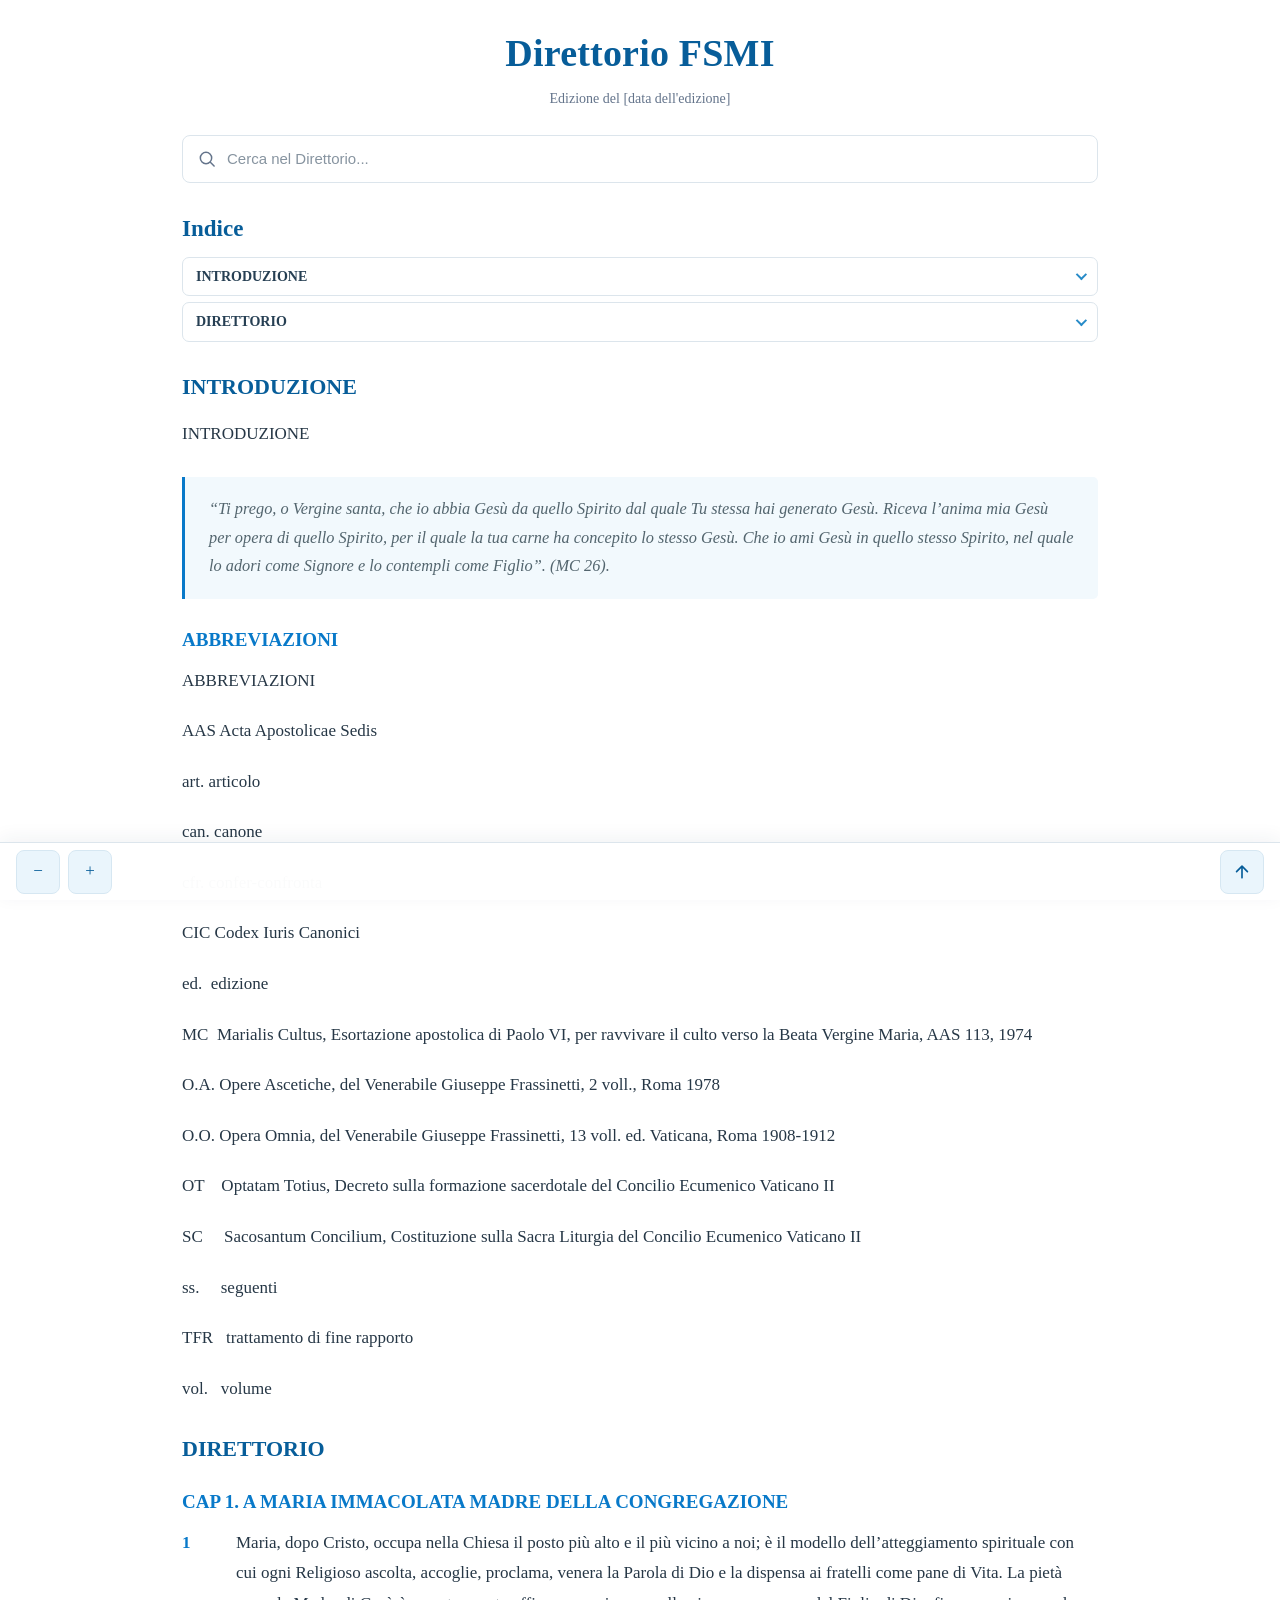
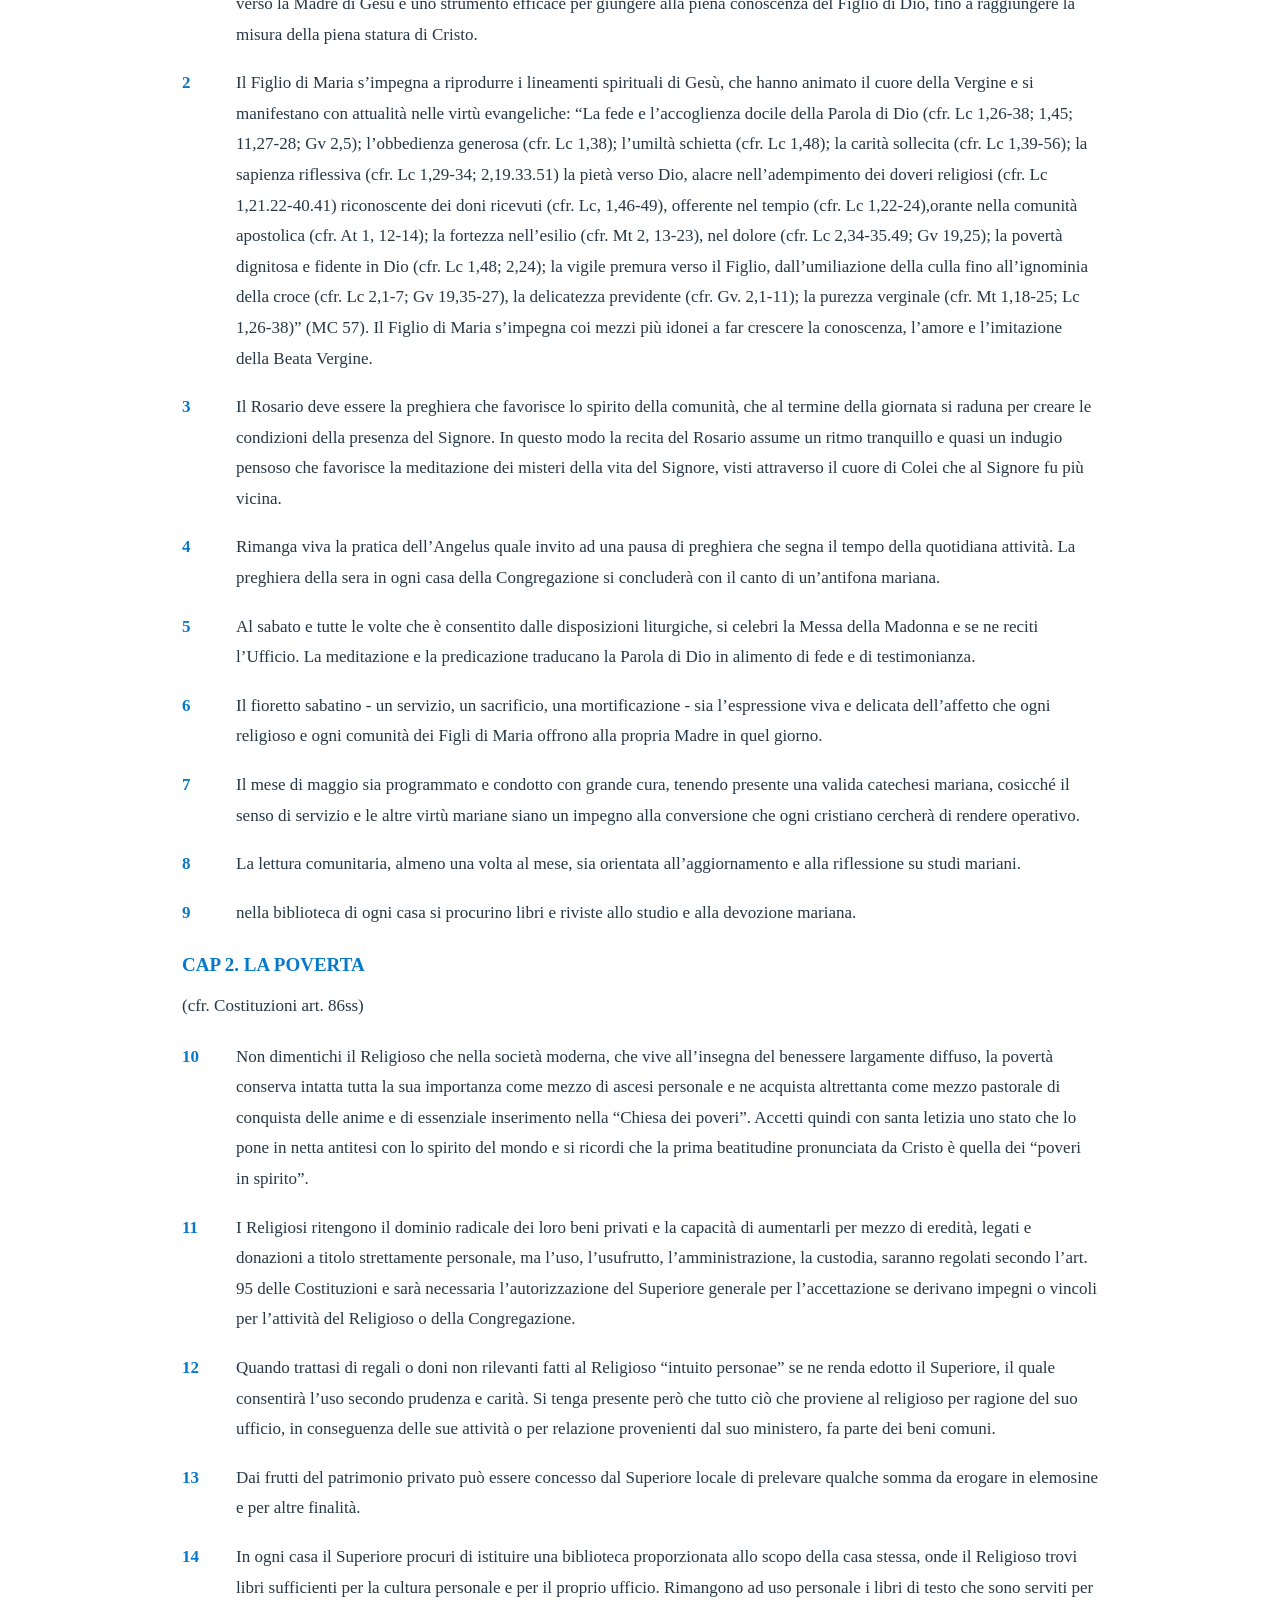
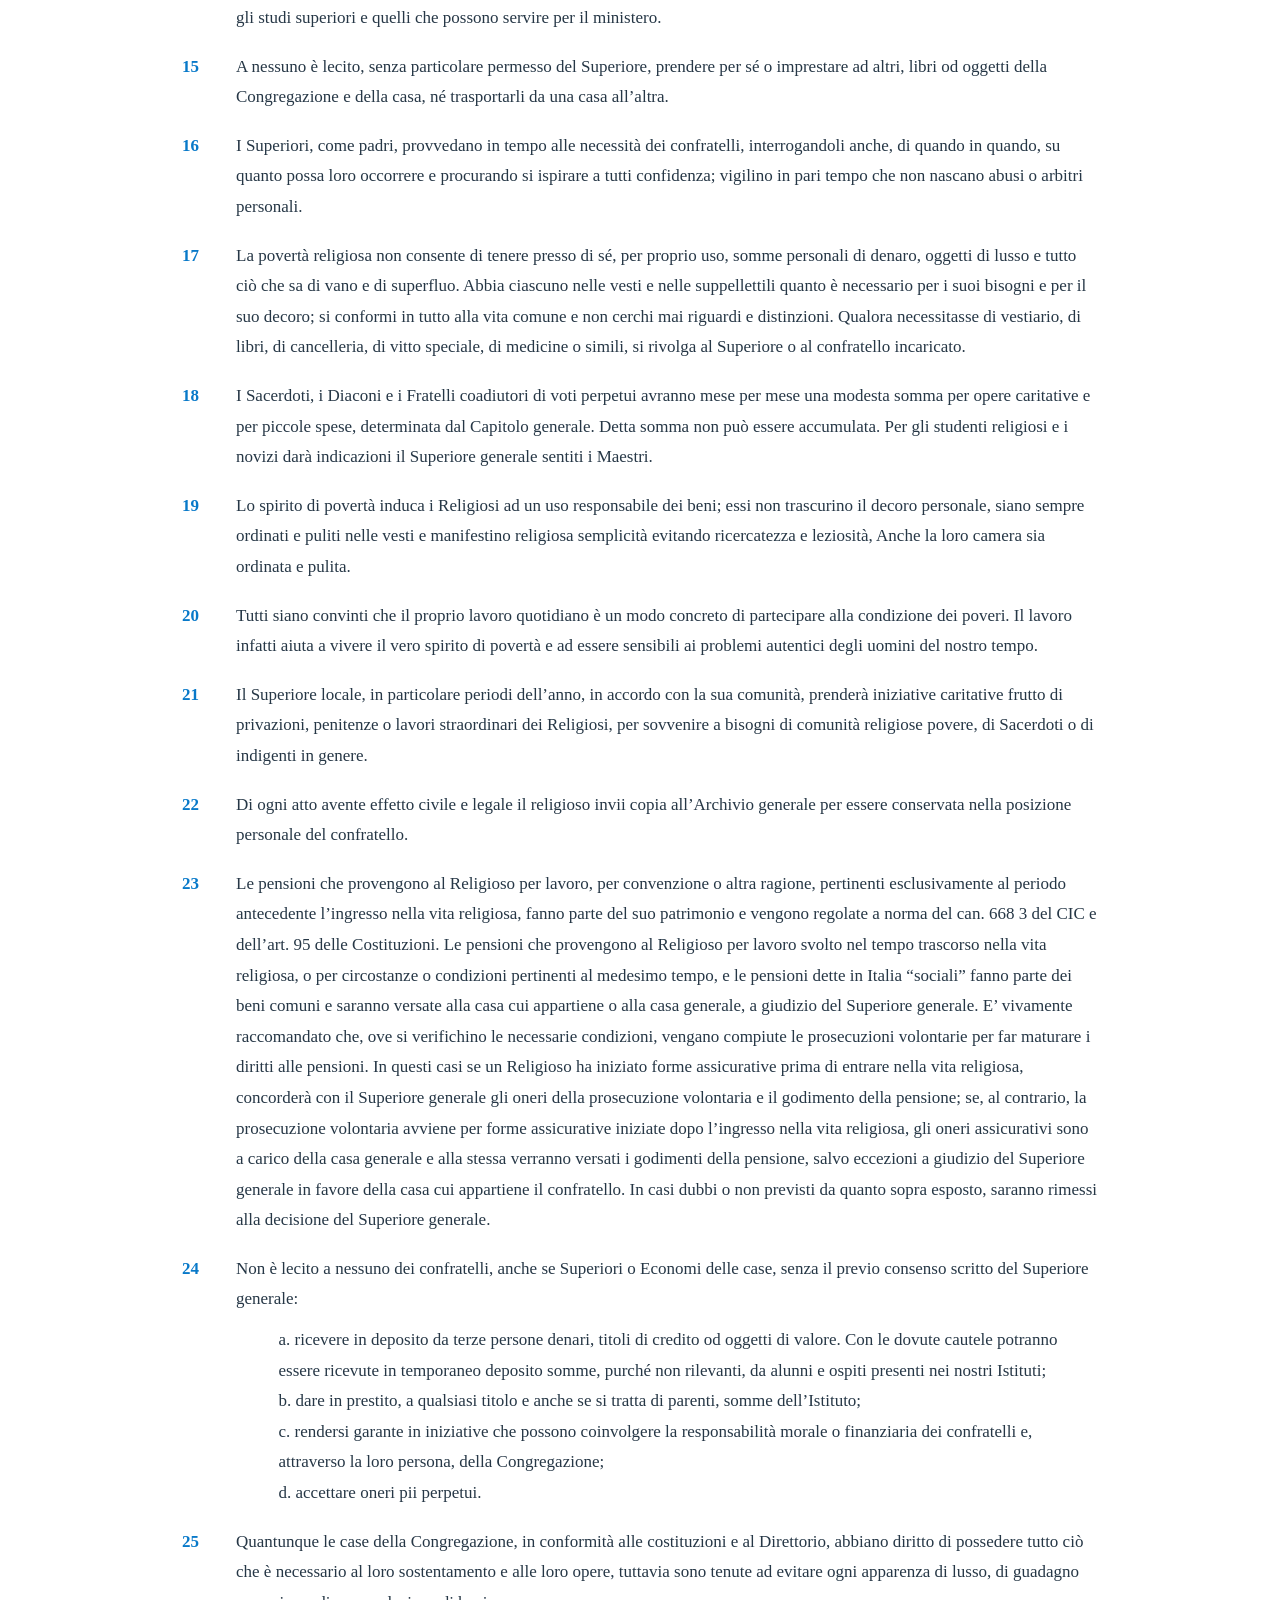
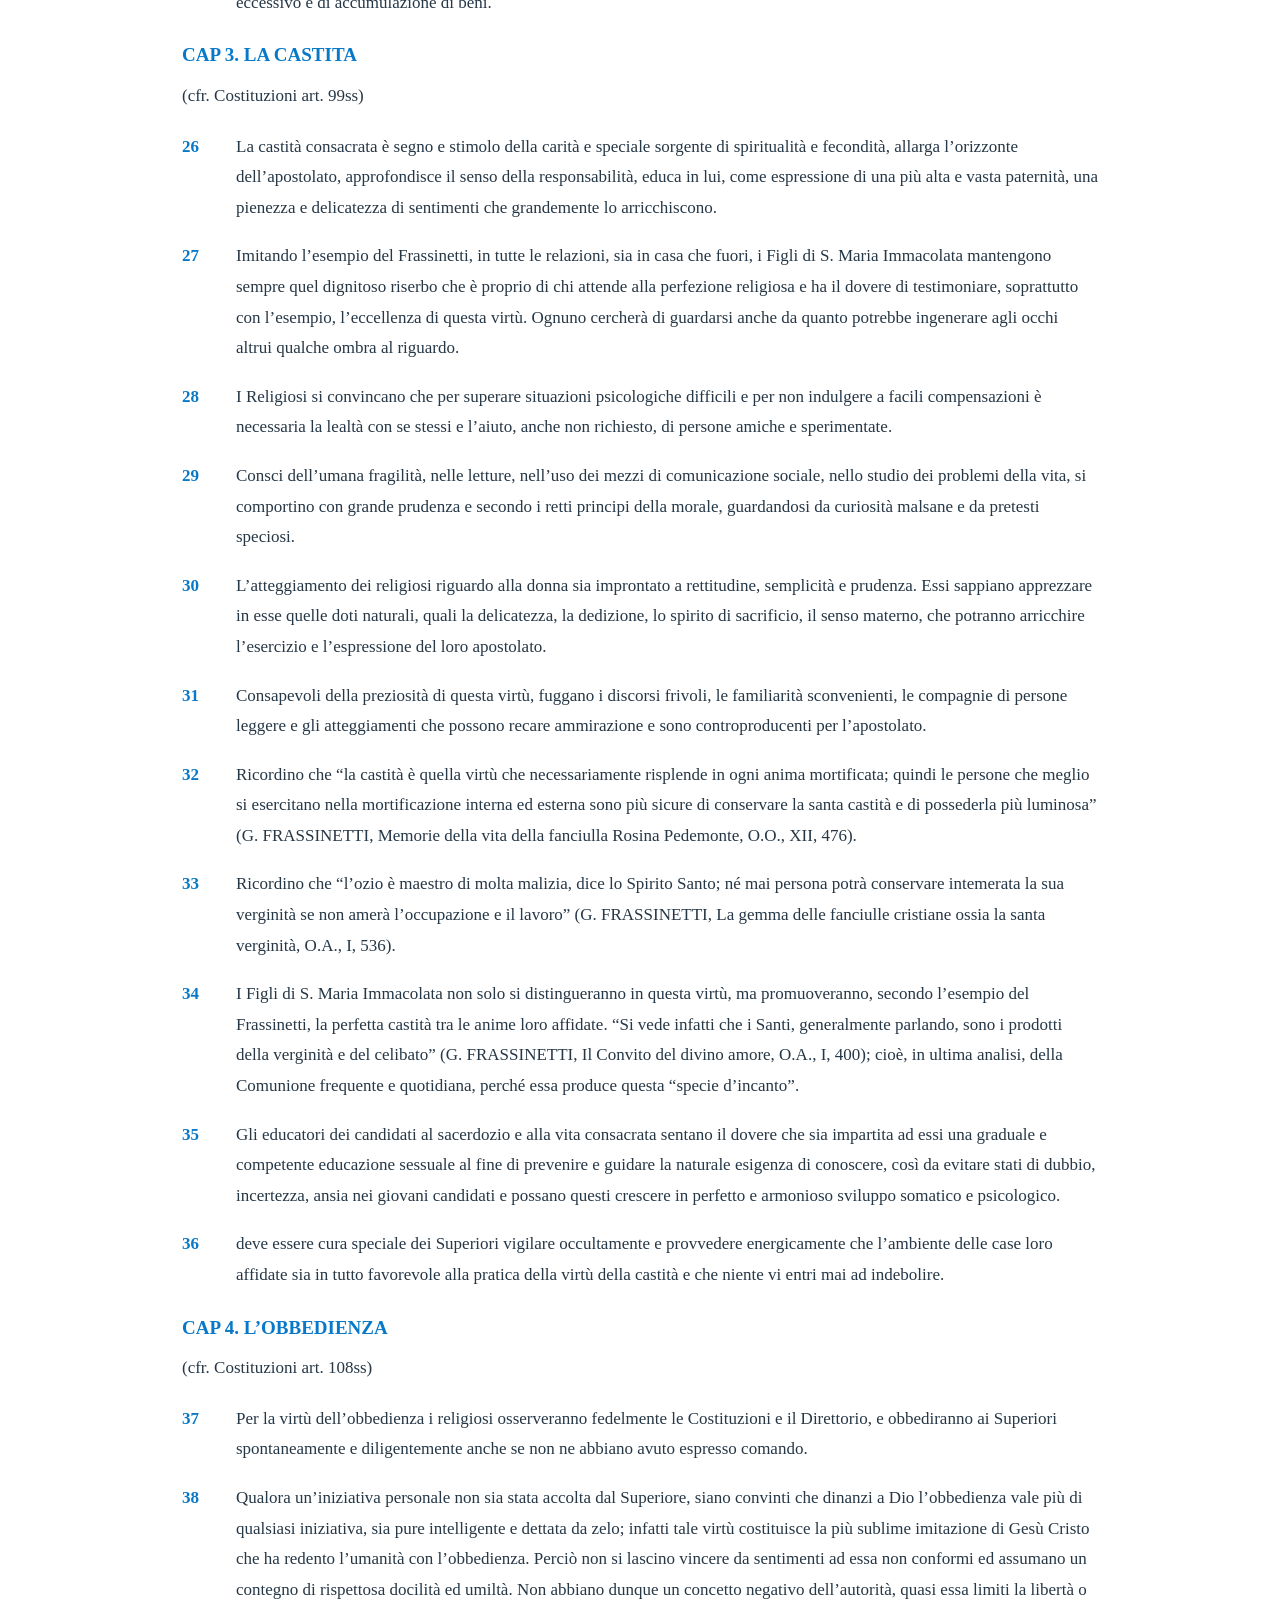
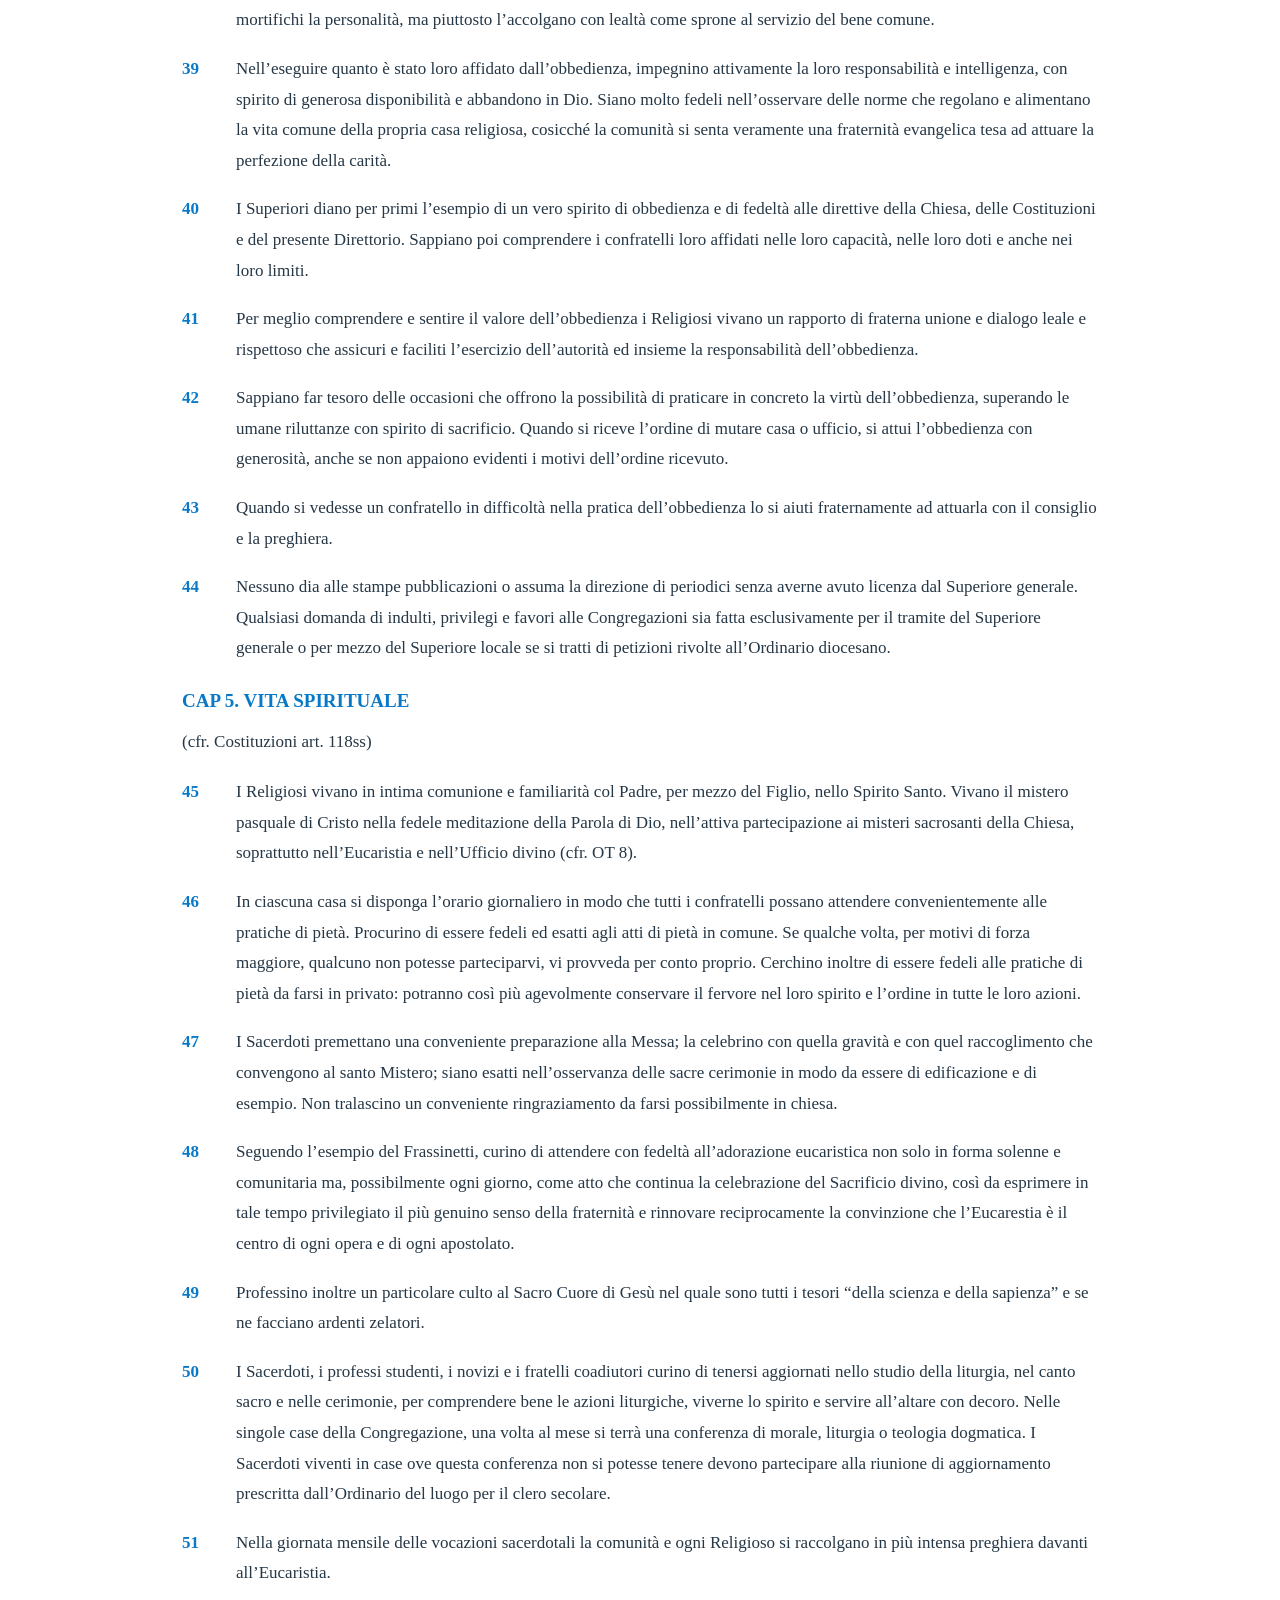
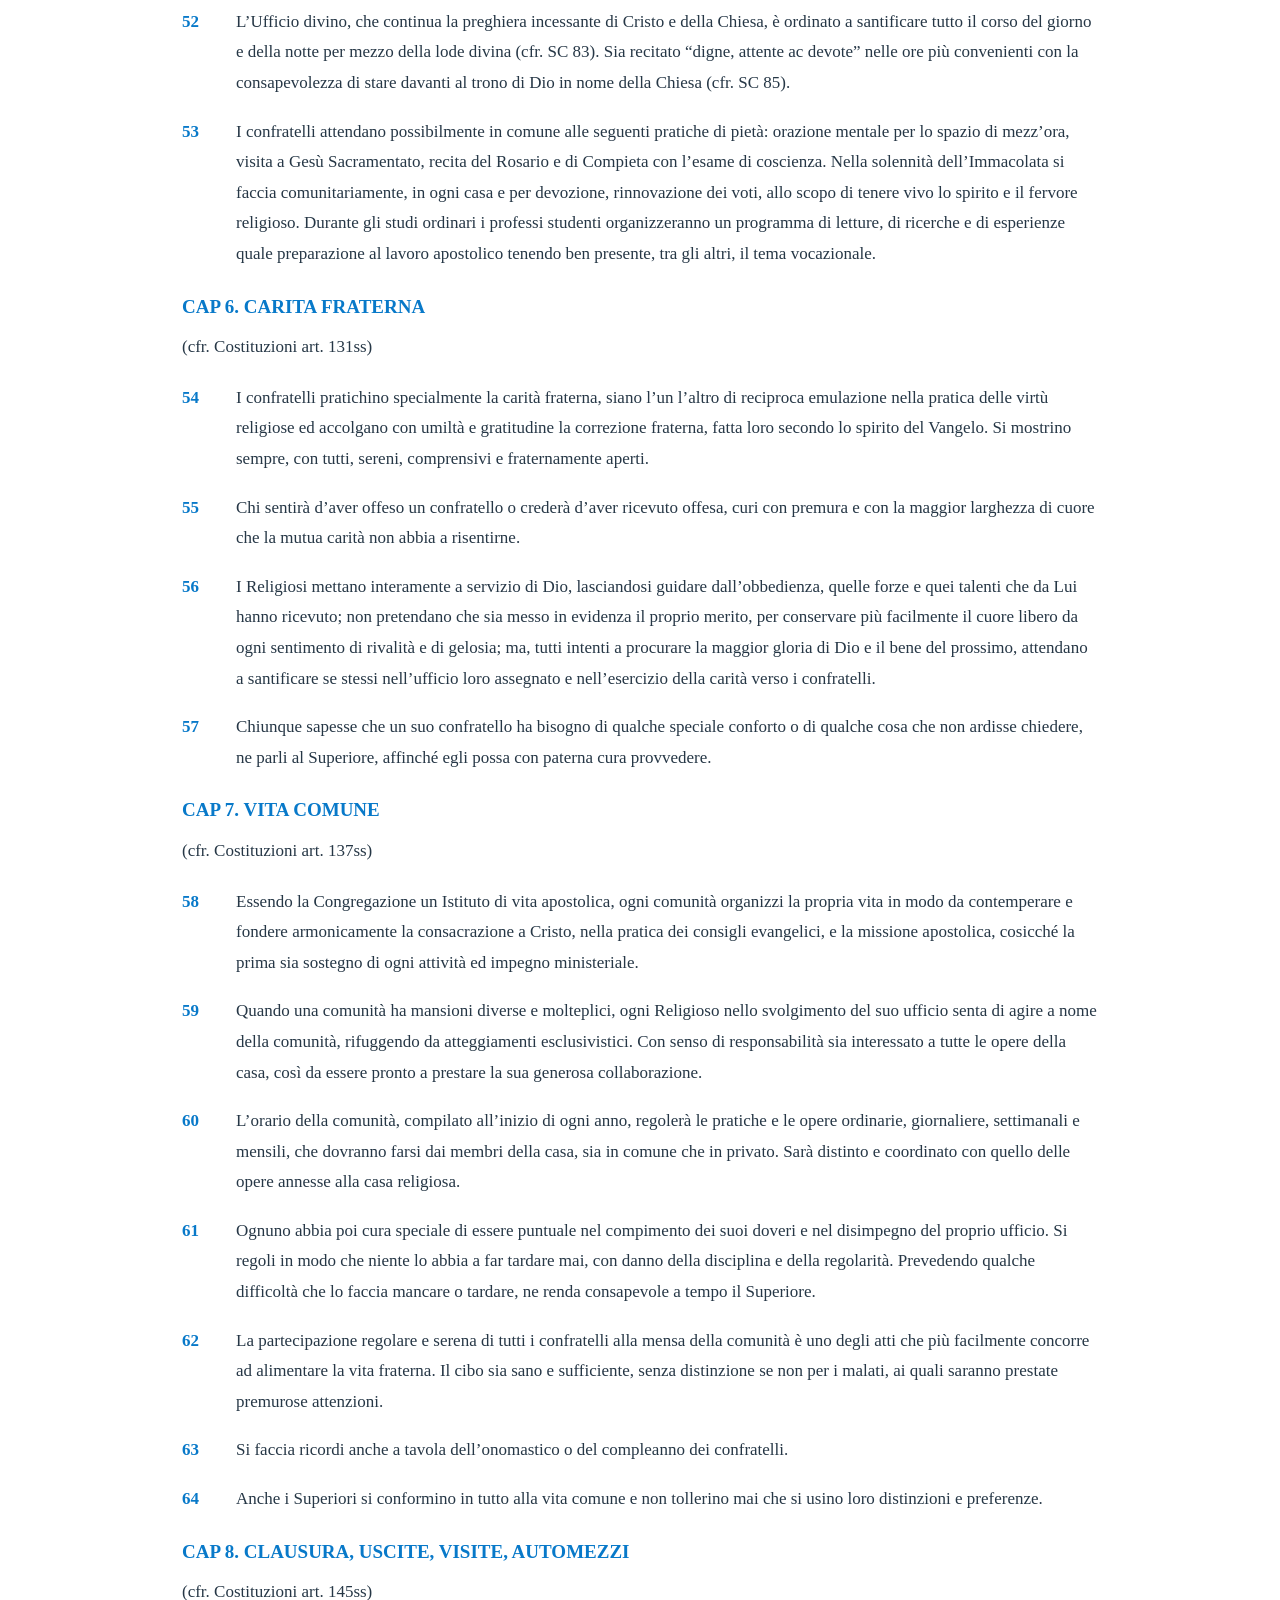
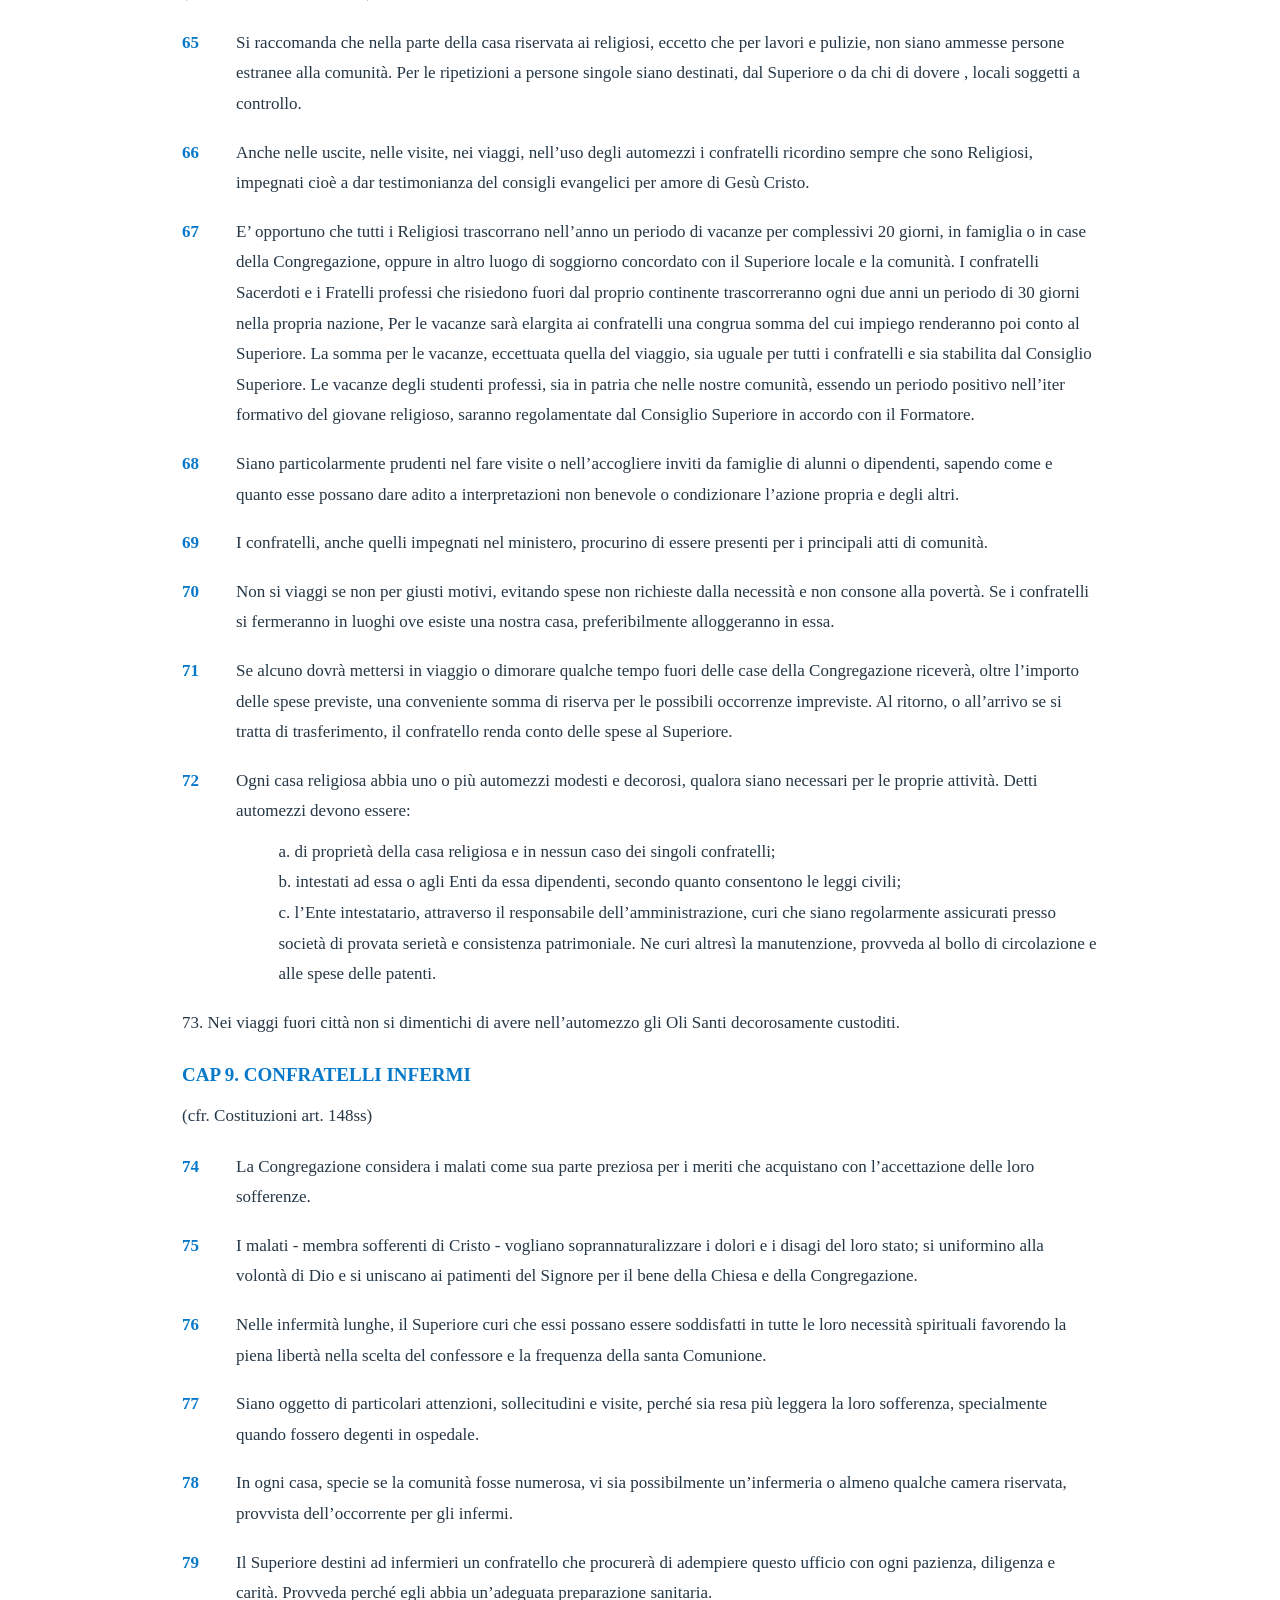
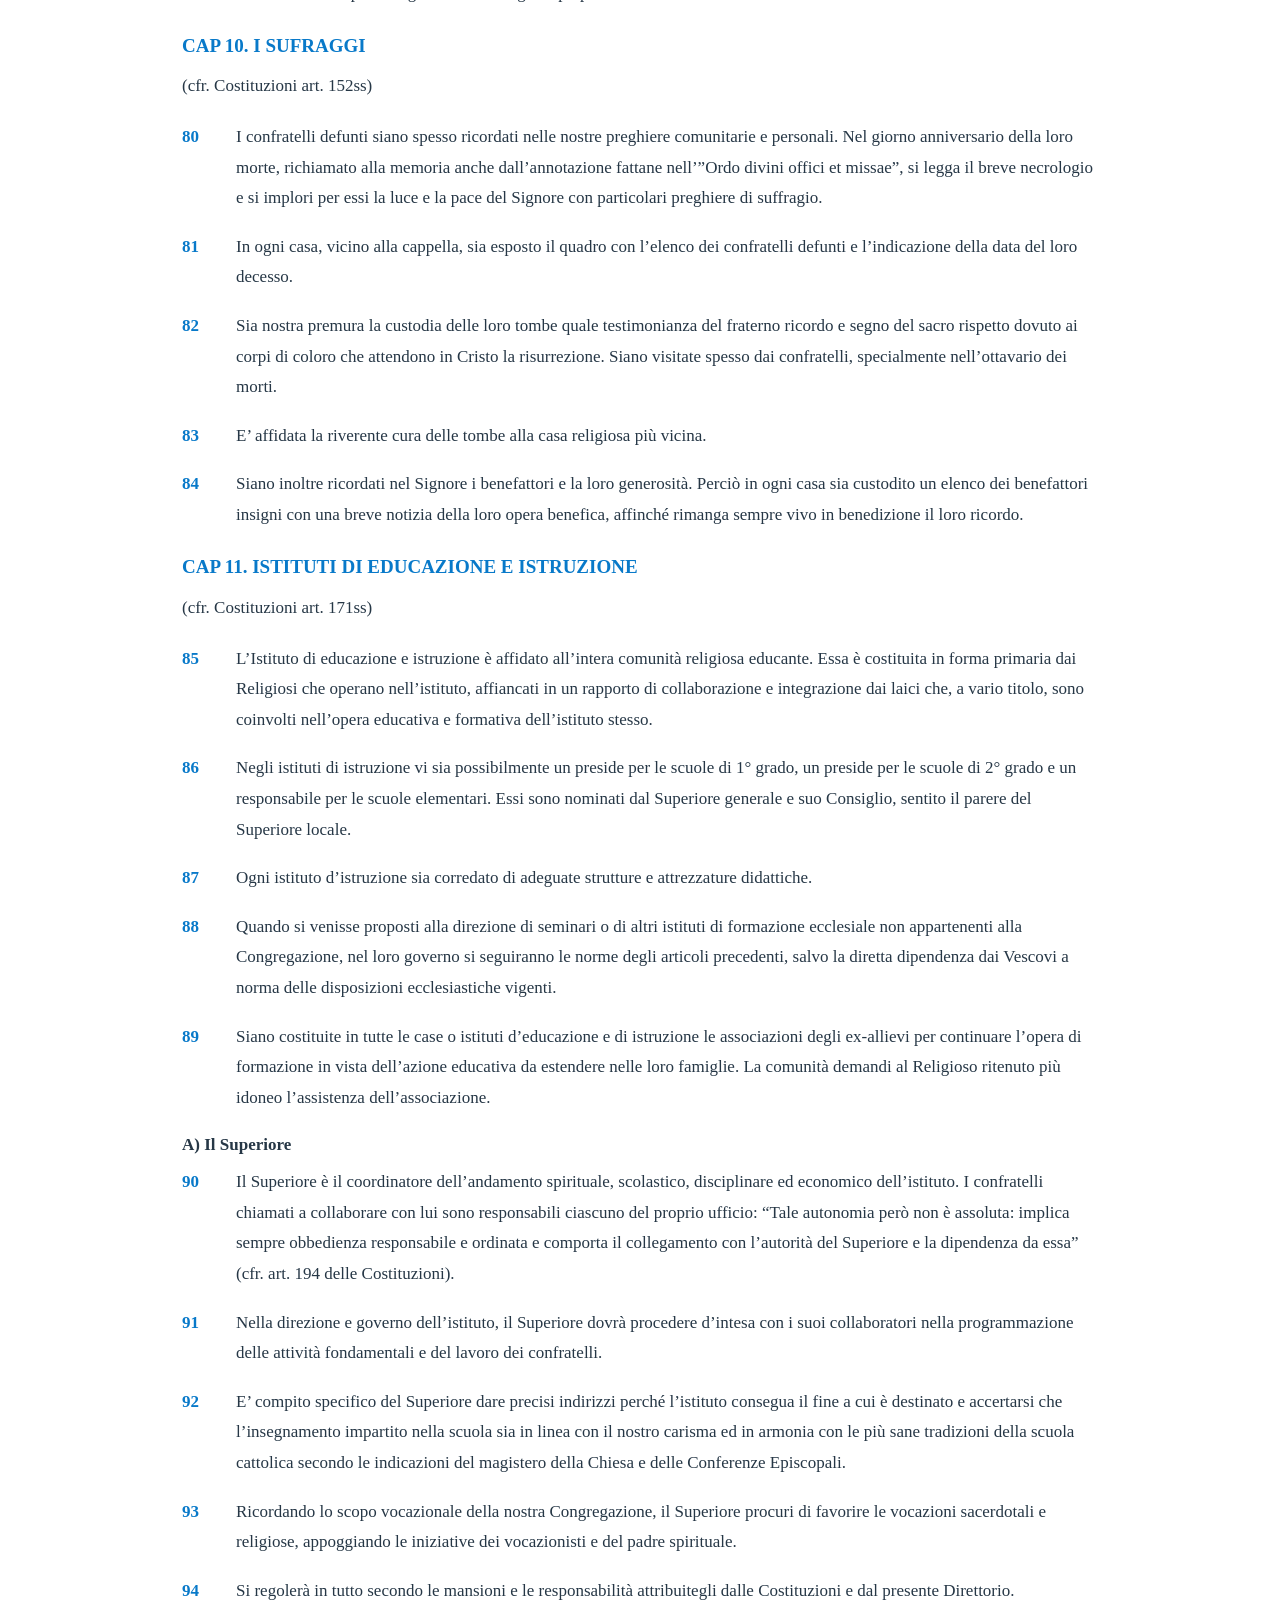
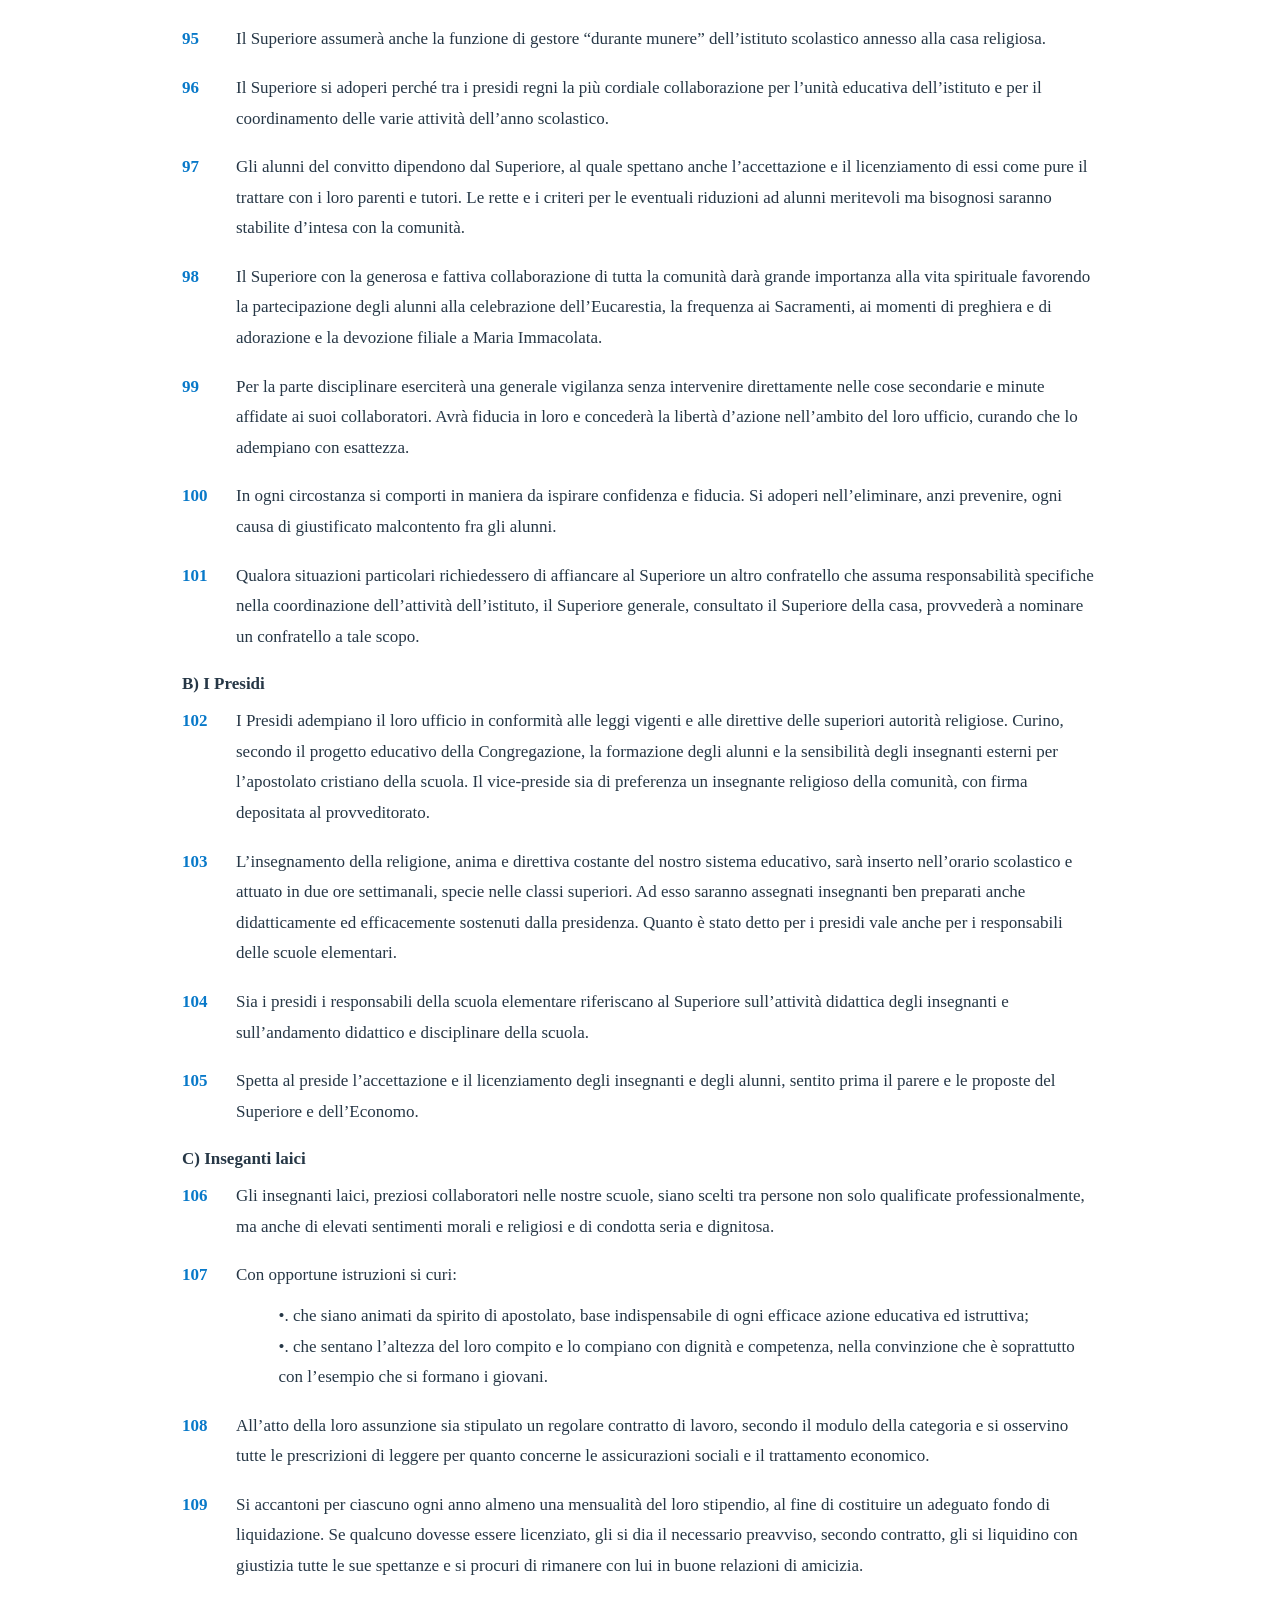
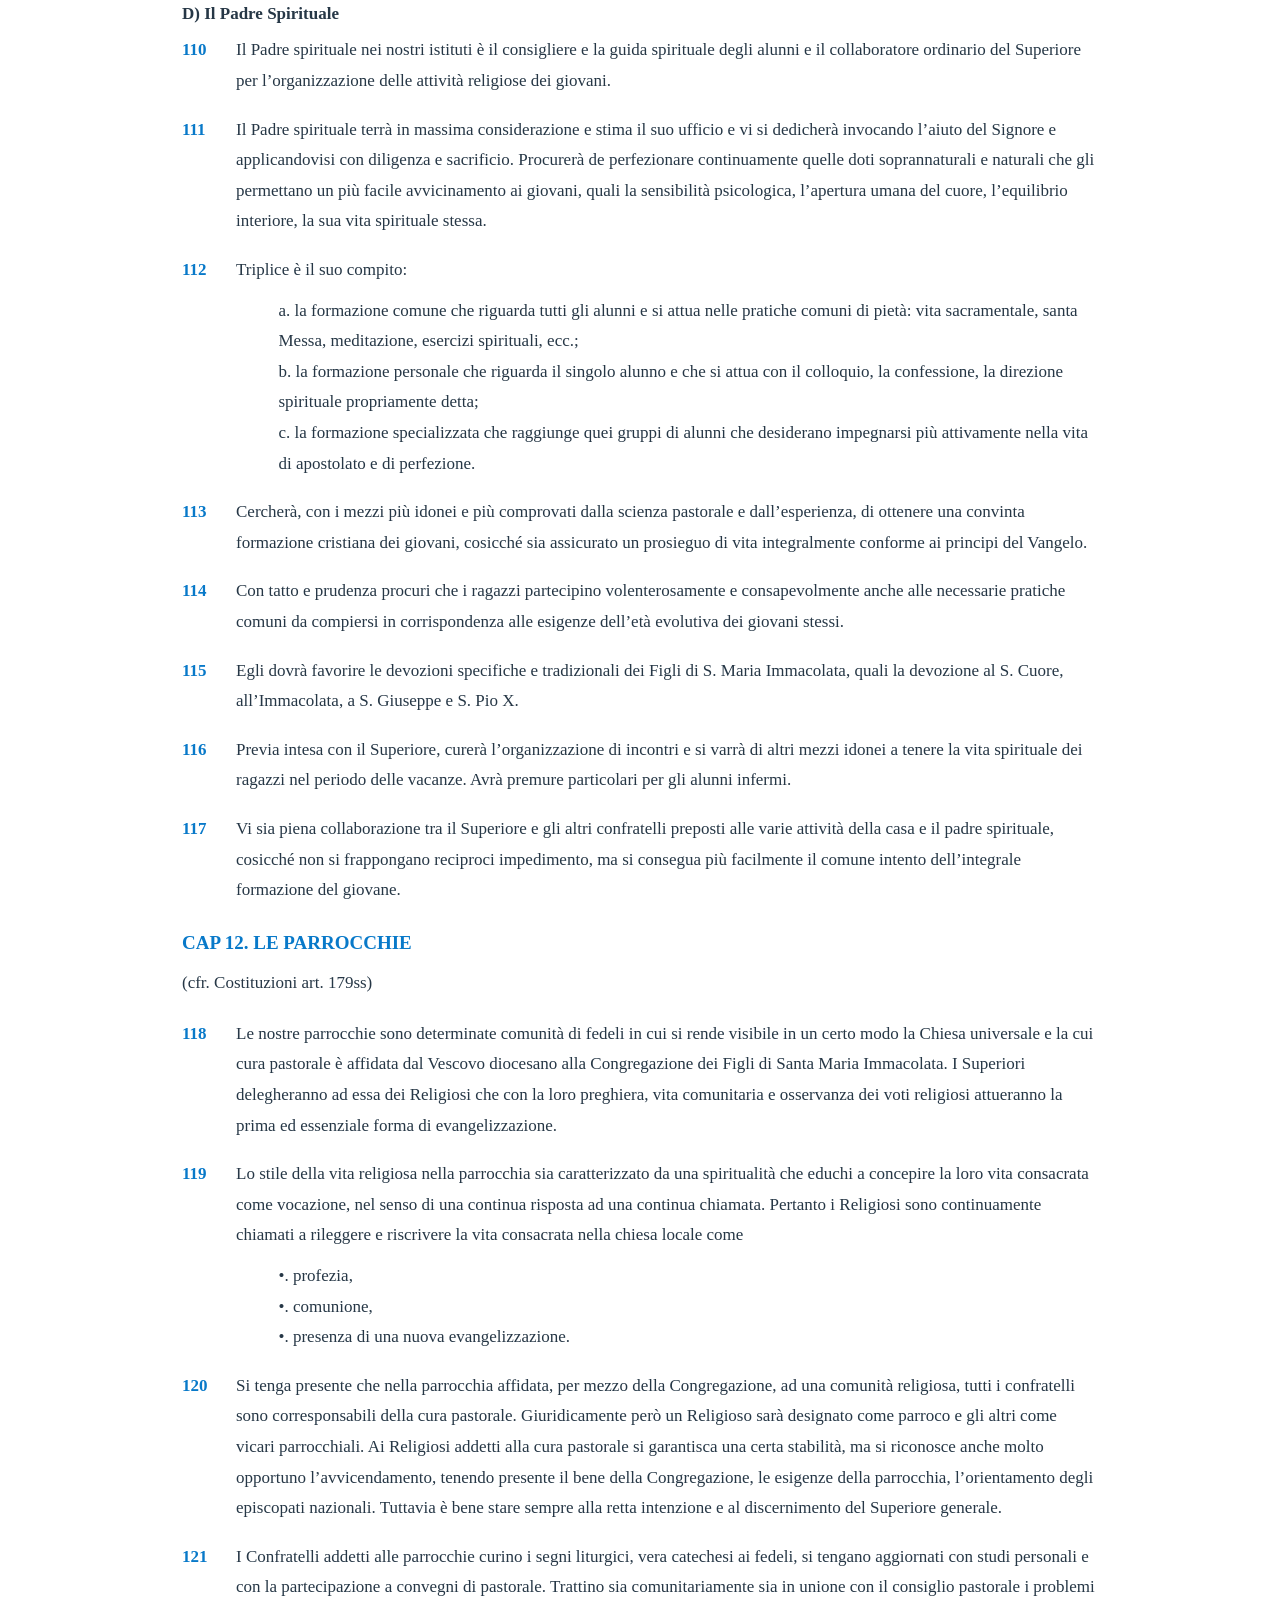
<file: documenti/direttorio.html>
<!DOCTYPE html>
<html lang="it">
<head>
    <meta charset="UTF-8">
    <meta name="viewport" content="width=device-width, initial-scale=1.0">

    <title>Direttorio FSMI</title>

    <meta
        name="description"
        content="Direttorio dei Figli di Santa Maria Immacolata."
    >

    <!-- SHARED STYLESHEETS -->
    <link rel="stylesheet" href="../css/style.css">
    <link rel="stylesheet" href="../css/documenti.css">
    <link rel="stylesheet" href="css/subcss.css">
</head>

<body class="constitution-page">

    <main
        class="constitution-document"
        id="constitutionTop"
        data-workbook="../dat/direttorio.xlsx"
        data-document="direttorio"
    >

        <!-- DOCUMENT TITLE -->
        <section class="constitution-intro">

            <h1 class="constitution-title">
                Direttorio FSMI
            </h1>

            <p
                class="constitution-edition"
                id="constitutionEditionDate"
            >
                Edizione del [data dell'edizione]
            </p>

        </section>


        <!-- SEARCH -->
        <section class="constitution-search-section">

            <label
                class="visually-hidden"
                for="constitutionSearch"
            >
                Cerca nel Direttorio
            </label>

            <div class="constitution-search-box">

                <svg
                    class="constitution-search-icon"
                    viewBox="0 0 24 24"
                    aria-hidden="true"
                >
                    <circle
                        cx="10.8"
                        cy="10.8"
                        r="6.8"
                        fill="none"
                        stroke="currentColor"
                        stroke-width="1.8"
                    />

                    <path
                        d="M16 16l4.5 4.5"
                        fill="none"
                        stroke="currentColor"
                        stroke-width="1.8"
                        stroke-linecap="round"
                    />
                </svg>

                <input
                    type="search"
                    id="constitutionSearch"
                    placeholder="Cerca nel Direttorio..."
                    autocomplete="off"
                    aria-label="Cerca nel Direttorio"
                    aria-controls="constitutionSearchSuggestions"
                    aria-autocomplete="list"
                >

                <button
                    type="button"
                    id="constitutionClearSearch"
                    class="constitution-clear-search"
                    aria-label="Cancella ricerca"
                    title="Cancella ricerca"
                    hidden
                >
                    &times;
                </button>

            </div>

            <!-- SEARCH SUGGESTIONS -->
            <div
                id="constitutionSearchSuggestions"
                class="constitution-search-suggestions"
                role="listbox"
                aria-label="Suggerimenti di ricerca"
                hidden
            ></div>

            <!-- SEARCH RESULTS STATUS -->
            <p
                id="constitutionSearchStatus"
                class="constitution-search-status"
                aria-live="polite"
                hidden
            ></p>

        </section>


        <!-- EXPANDABLE INDEX -->
        <section
            class="constitution-index-section"
            aria-labelledby="constitutionIndexTitle"
        >

            <h2
                id="constitutionIndexTitle"
                class="constitution-index-title"
            >
                Indice
            </h2>

            <nav
                id="constitutionIndex"
                class="constitution-index"
                aria-label="Indice del Direttorio"
            ></nav>

        </section>


        <!-- DOCUMENT CONTENT -->
        <section
            class="constitution-reading"
            aria-label="Testo del Direttorio"
        >

            <div
                id="constitutionContent"
                class="constitution-content"
            ></div>

        </section>

    </main>


    <!-- STATUS / ERROR MESSAGE -->
    <p
        id="constitutionMessage"
        class="constitution-message"
        role="status"
        aria-live="polite"
        hidden
    ></p>


    <!-- FIXED READING CONTROLS -->
    <div
        class="constitution-reading-controls"
        role="toolbar"
        aria-label="Controlli di lettura"
    >

        <div class="constitution-text-controls">

            <!-- DECREASE TEXT SIZE -->
            <button
                type="button"
                id="constitutionDecrease"
                class="constitution-control-button"
                aria-label="Riduci la dimensione del testo"
                title="Riduci testo"
            >
                −
            </button>

            <!-- INCREASE TEXT SIZE -->
            <button
                type="button"
                id="constitutionIncrease"
                class="constitution-control-button"
                aria-label="Aumenta la dimensione del testo"
                title="Aumenta testo"
            >
                +
            </button>

        </div>


        <!-- BACK TO TOP -->
        <button
            type="button"
            id="constitutionBackToTop"
            class="constitution-control-button constitution-top-button"
            aria-label="Torna all'inizio del documento"
            title="Torna in alto"
        >

            <svg
                viewBox="0 0 24 24"
                aria-hidden="true"
            >
                <path
                    d="M12 19V5M5.5 11.5L12 5l6.5 6.5"
                    fill="none"
                    stroke="currentColor"
                    stroke-width="2"
                    stroke-linecap="round"
                    stroke-linejoin="round"
                />
            </svg>

        </button>

    </div>


    <!-- SHARED APPLICATION SCRIPTS -->
    <script src="../js/app.js"></script>
    <script src="js/documenti.js"></script>

    <!-- XLSX LIBRARY: LOAD BEFORE THE RENDERER -->
    <script src="../js/xlsx.full.min.js"></script>

    <!-- SHARED DOCUMENT RENDERER -->
    <script src="js/constitution.js"></script>

</body>
</html>
</file>
<file: css/style.css>
/* ==========================================================
   CONGREGAZIONE FSMI — UNIVERSAL STYLES
   White backgrounds + blue accents
   ========================================================== */

:root {
    --app-bg: #ffffff;
    --app-blue: #1683c6;
    --app-blue-dark: #0868a5;
    --app-blue-light: #eaf6ff;
    --app-text: #174b70;
    --app-muted: #648197;
    --app-border: #d9eaf5;
    --app-card: #ffffff;
    --app-font: Georgia, "Times New Roman", serif;

    --app-radius: 14px;
    --app-radius-large: 18px;
    --app-shadow: 0 3px 12px rgba(42, 112, 153, 0.07);
    --app-shadow-hover: 0 7px 20px rgba(42, 112, 153, 0.12);
}

/* ==========================================================
   UNIVERSAL BASE
   ========================================================== */

html {
    min-height: 100%;
    background: #ffffff;
}

body {
    margin: 0;
    min-height: 100vh;
    background: #ffffff;
    color: var(--app-text);
    font-family: var(--app-font);
}

/* Predictable sizing */

body,
body * {
    box-sizing: border-box;
}

/* Responsive media */

img,
svg,
video,
iframe {
    max-width: 100%;
}

/* Text selection */

::selection {
    color: var(--app-text);
    background: #d9efff;
}

/* Accessible keyboard focus */

:where(a, button, input, select, textarea, [tabindex]):focus-visible {
    outline: 3px solid var(--app-blue);
    outline-offset: 3px;
}

/* ==========================================================
   SHARED INTERNAL PAGE DESIGN
   ========================================================== */

/* Common page headings */

.page-title,
.documenti-header h1,
.religiosi-page-header h1 {
    color: var(--app-blue);
}

/* Common subtle dividers */

hr {
    border: 0;
    border-top: 1px solid var(--app-border);
}

/* Consistent form controls */

input,
select,
textarea {
    font: inherit;
}

input:focus,
select:focus,
textarea:focus {
    border-color: var(--app-blue);
}

/* ==========================================================
   HOME PAGE — INDEX
   White background, preserved original layout
   ========================================================== */

.index-page {
    --index-bg: #ffffff;
    --index-blue: #1683c6;
    --index-text: #174b70;
    --index-muted: #648197;
    --index-border: #d9eaf5;
    --index-card: #ffffff;

    margin: 0;
    min-height: 100vh;
    background: #ffffff;
    color: var(--index-text);
    font-family: Georgia, "Times New Roman", serif;
}

.index-page .home-container {
    width: 100%;
    max-width: 900px;
    min-height: 100vh;
    margin: 0 auto;
    padding: 44px 24px 48px;

    display: flex;
    flex-direction: column;
    align-items: center;
}

/* ==========================================================
   CONGREGATION IDENTITY
   ========================================================== */

.index-page .home-identity {
    width: 100%;

    display: flex;
    flex-direction: column;
    align-items: center;

    text-align: center;
    margin-bottom: 38px;
}

.index-page .home-logo {
    display: block;
    width: 112px;
    height: 112px;
    object-fit: contain;
    margin-bottom: 20px;
}

.index-page .home-identity h1 {
    max-width: 680px;
    margin: 0;

    color: var(--index-blue);
    font-size: clamp(25px, 4vw, 34px);
    font-weight: 600;
    line-height: 1.25;
}

.index-page .home-subtitle {
    margin: 10px 0 0;
    color: var(--index-muted);
    font-size: 16px;
    line-height: 1.5;
}

/* ==========================================================
   HOME GRID — TWO COLUMNS
   ========================================================== */

.index-page .home-grid {
    width: 100%;

    display: grid;
    grid-template-columns: repeat(2, minmax(0, 1fr));
    gap: 18px;
}

/* ==========================================================
   HOME CARDS
   ========================================================== */

.index-page .home-card {
    min-height: 158px;
    padding: 24px 16px;

    display: flex;
    flex-direction: column;
    align-items: center;
    justify-content: center;
    gap: 16px;

    background: var(--index-card);
    border: 1px solid var(--index-border);
    border-radius: var(--app-radius-large);

    color: var(--index-text);
    text-decoration: none;
    text-align: center;

    box-shadow: var(--app-shadow);

    transition:
        transform 160ms ease,
        box-shadow 160ms ease,
        border-color 160ms ease;
}

.index-page .home-card:hover {
    border-color: var(--index-blue);
    box-shadow: var(--app-shadow-hover);
    transform: translateY(-2px);
}

.index-page .home-card:active {
    transform: scale(0.98);
}

.index-page .home-card:focus-visible {
    outline: 3px solid var(--index-blue);
    outline-offset: 4px;
}

/* ==========================================================
   HOME CARD ICONS
   ========================================================== */

.index-page .home-card-icon {
    width: 48px;
    height: 48px;

    display: flex;
    align-items: center;
    justify-content: center;

    color: var(--index-blue);
    background: var(--app-blue-light);
    border-radius: var(--app-radius);
}

.index-page .home-card-icon svg {
    width: 27px;
    height: 27px;

    fill: none;
    stroke: currentColor;
    stroke-width: 1.7;
    stroke-linecap: round;
    stroke-linejoin: round;
}

/* ==========================================================
   HOME CARD LABELS
   ========================================================== */

.index-page .home-card-title {
    color: var(--index-text);
    font-size: 19px;
    font-weight: 600;
    line-height: 1.3;
}

/* ==========================================================
   LARGER SCREENS
   ========================================================== */

@media (min-width: 700px) {
    .index-page .home-container {
        justify-content: center;
        padding-top: 56px;
        padding-bottom: 56px;
    }

    .index-page .home-identity {
        margin-bottom: 44px;
    }

    .index-page .home-grid {
        gap: 22px;
    }

    .index-page .home-card {
        min-height: 180px;
    }
}

/* ==========================================================
   SMALL PHONES
   ========================================================== */

@media (max-width: 360px) {
    .index-page .home-container {
        padding: 32px 14px;
    }

    .index-page .home-logo {
        width: 92px;
        height: 92px;
    }

    .index-page .home-identity {
        margin-bottom: 28px;
    }

    .index-page .home-grid {
        gap: 12px;
    }

    .index-page .home-card {
        min-height: 135px;
        padding: 18px 8px;
        gap: 12px;
        border-radius: var(--app-radius);
    }

    .index-page .home-card-title {
        font-size: 17px;
    }

    .index-page .home-card-icon {
        width: 42px;
        height: 42px;
    }
}

/* ==========================================================
   REDUCED MOTION ACCESSIBILITY
   ========================================================== */

@media (prefers-reduced-motion: reduce) {
    *,
    *::before,
    *::after {
        scroll-behavior: auto !important;
        animation-duration: 0.01ms !important;
        animation-iteration-count: 1 !important;
        transition-duration: 0.01ms !important;
    }
}
</file>
<file: css/documenti.css>
/* ==========================================================
   DOCUMENTI — FSMI
   Book-cover layout: portrait ratio, responsive columns
   Overall page background is managed by css/style.css
   ========================================================== */

.documenti-page {
    --doc-blue: #1683c6;
    --doc-blue-dark: #0868a5;
    --doc-blue-light: #eaf6ff;
    --doc-border: #c9e5f6;
    --doc-text: #174b70;
    --doc-muted: #648197;
    --doc-white: #ffffff;

    margin: 0;
    min-height: 100vh;
    color: var(--doc-text);
    font-family: Arial, Helvetica, sans-serif;
}

/* Page container */

.documenti-page .documenti-container {
    width: 100%;
    max-width: 1100px;
    margin: 0 auto;
    padding: 22px 14px 32px;
    box-sizing: border-box;
}

/* Page heading */

.documenti-page .documenti-header {
    margin: 0 0 18px;
}

.documenti-page .documenti-header h1 {
    margin: 0 0 6px;
    color: var(--doc-blue);
    font-size: clamp(1.55rem, 4vw, 2rem);
    line-height: 1.2;
    font-weight: 700;
}

.documenti-page .documenti-header p {
    margin: 0;
    color: var(--doc-muted);
    font-size: 0.9rem;
    line-height: 1.45;
}

/* Book grid: two columns on small screens */

.documenti-page .documenti-grid {
    display: grid;
    grid-template-columns: repeat(2, minmax(0, 1fr));
    align-items: stretch;
    gap: 12px;
    margin: 0;
    padding: 0;
}

/* Portrait book covers */

.documenti-page .document-book {
    position: relative;
    display: flex;
    flex-direction: column;
    align-items: stretch;

    width: 100%;
    min-width: 0;
    aspect-ratio: 3 / 4;
    padding: 14px 10px 12px 15px;
    box-sizing: border-box;
    overflow: hidden;

    background: var(--doc-white);
    border: 1px solid var(--doc-border);
    border-radius: 5px 9px 9px 5px;
    box-shadow:
        2px 3px 0 #dcecf6,
        0 4px 9px rgba(23, 75, 112, 0.07);

    color: inherit;
    text-decoration: none;

    transition:
        transform 0.18s ease,
        box-shadow 0.18s ease,
        border-color 0.18s ease;
}

/* Book spine */

.documenti-page .document-book::before {
    content: "";
    position: absolute;
    top: 0;
    bottom: 0;
    left: 0;
    width: 5px;
    background: var(--doc-blue);
}

/* Inner spine line */

.documenti-page .document-book::after {
    content: "";
    position: absolute;
    top: 9px;
    bottom: 9px;
    left: 7px;
    width: 1px;
    background: #e3f0f8;
}

/* Document type */

.documenti-page .document-book-type {
    display: block;
    margin: 0 0 9px;
    color: var(--doc-blue);
    font-size: 0.6rem;
    line-height: 1.3;
    font-weight: 700;
    letter-spacing: 0.045em;
    overflow-wrap: anywhere;
}

/* Book title */

.documenti-page .document-book h2 {
    margin: 0 0 8px;
    color: var(--doc-text);
    font-size: clamp(0.84rem, 2.5vw, 1rem);
    font-weight: 700;
    line-height: 1.3;
    overflow-wrap: anywhere;
}

/* Book description */

.documenti-page .document-book p {
    margin: 0;
    color: var(--doc-muted);
    font-size: clamp(0.7rem, 2vw, 0.8rem);
    line-height: 1.45;

    display: -webkit-box;
    -webkit-box-orient: vertical;
    -webkit-line-clamp: 5;
    line-clamp: 5;
    overflow: hidden;
}

/* Action stays at the bottom of the cover */

.documenti-page .document-book-action {
    display: flex;
    align-items: center;
    justify-content: space-between;
    gap: 4px;

    margin-top: auto;
    padding-top: 8px;
    border-top: 1px solid #e6f0f6;

    color: var(--doc-blue-dark);
    font-size: 0.68rem;
    line-height: 1.3;
    font-weight: 700;
}

.documenti-page .document-book-action span {
    flex: 0 0 auto;
    font-size: 0.95rem;
}

/* Hover and keyboard accessibility */

@media (hover: hover) {
    .documenti-page .document-book:hover {
        transform: translateY(-3px);
        border-color: var(--doc-blue);
        box-shadow:
            3px 5px 0 #dcecf6,
            0 8px 14px rgba(23, 75, 112, 0.1);
    }
}

.documenti-page .document-book:focus-visible {
    outline: 3px solid var(--doc-blue);
    outline-offset: 3px;
}

/* Very narrow phones */

@media (max-width: 340px) {
    .documenti-page .documenti-container {
        padding-right: 10px;
        padding-left: 10px;
    }

    .documenti-page .documenti-grid {
        gap: 9px;
    }

    .documenti-page .document-book {
        padding: 12px 8px 10px 12px;
    }

    .documenti-page .document-book h2 {
        font-size: 0.8rem;
    }

    .documenti-page .document-book p {
        font-size: 0.67rem;
        -webkit-line-clamp: 5;
        line-clamp: 5;
    }

    .documenti-page .document-book-action {
        font-size: 0.62rem;
    }
}

/* Landscape phones and small tablets */

@media (orientation: landscape) and (max-height: 600px) {
    .documenti-page .documenti-container {
        padding-top: 14px;
    }

    .documenti-page .documenti-header {
        margin-bottom: 12px;
    }

    .documenti-page .documenti-grid {
        grid-template-columns: repeat(3, minmax(0, 1fr));
        gap: 12px;
    }

    .documenti-page .document-book {
        aspect-ratio: 3 / 4;
    }
}

/* Wider tablets in portrait orientation */

@media (min-width: 640px) and (orientation: portrait) {
    .documenti-page .documenti-container {
        padding: 28px 22px 36px;
    }

    .documenti-page .documenti-grid {
        grid-template-columns: repeat(3, minmax(0, 1fr));
        gap: 16px;
    }

    .documenti-page .document-book {
        padding: 18px 14px 14px 19px;
    }
}

/* Desktop and wide landscape */

@media (min-width: 900px) {
    .documenti-page .documenti-container {
        padding: 32px 26px 40px;
    }

    .documenti-page .documenti-grid {
        grid-template-columns: repeat(4, minmax(0, 1fr));
        gap: 18px;
    }

    .documenti-page .document-book {
        padding: 20px 16px 15px 21px;
    }

    .documenti-page .document-book h2 {
        font-size: 1rem;
    }

    .documenti-page .document-book p {
        font-size: 0.78rem;
    }
}

/* Reduced motion */

@media (prefers-reduced-motion: reduce) {
    .documenti-page .document-book {
        transition: none;
    }
}
</file>
<file: css/religiosi.css>
/* ==========================================================
   CONGREGAZIONE FSMI — I RELIGIOSI
   Standalone page styles
   Overall page background is managed by css/style.css
   ========================================================== */

.religiosi-page {
    --rel-blue: #1683c6;
    --rel-blue-dark: #0868a5;
    --rel-blue-light: #eaf6ff;
    --rel-border: #c9e5f6;
    --rel-text: #174b70;
    --rel-muted: #648197;
    --rel-white: #ffffff;

    min-height: 100vh;
    margin: 0;
    color: var(--rel-text);
    font-family: Arial, Helvetica, sans-serif;
    -webkit-text-size-adjust: 100%;
}

.religiosi-page *,
.religiosi-page *::before,
.religiosi-page *::after {
    box-sizing: border-box;
}

.religiosi-page .religiosi-container {
    width: 100%;
    max-width: 1000px;
    margin: 0 auto;
    padding: 28px 24px 40px;
}

/* ==========================================================
   PAGE TITLE
   ========================================================== */

.religiosi-page .religiosi-page-header {
    margin: 0 0 24px;
}

.religiosi-page .religiosi-page-header h1 {
    margin: 0 0 8px;
    color: var(--rel-blue);
    font-size: 30px;
    font-weight: 750;
    line-height: 1.2;
    letter-spacing: -0.5px;
}

.religiosi-page .religiosi-page-header p {
    margin: 0;
    color: var(--rel-muted);
    font-size: 15px;
    line-height: 1.6;
}

/* ==========================================================
   SEARCH
   ========================================================== */

.religiosi-page .religiosi-search-section {
    display: flex;
    justify-content: center;
    width: 100%;
    margin: 0 0 30px;
}

.religiosi-page .religiosi-search-wrapper {
    position: relative;
    width: 100%;
    max-width: 600px;
}

.religiosi-page .religiosi-search-box {
    display: flex;
    align-items: center;
    width: 100%;
    min-height: 54px;
    padding: 0 15px;
    background: var(--rel-white);
    border: 1px solid var(--rel-border);
    border-radius: 14px;
    box-shadow: 0 3px 12px rgba(23, 75, 112, 0.07);
    transition: border-color 0.2s, box-shadow 0.2s;
}

.religiosi-page .religiosi-search-box:focus-within {
    border-color: var(--rel-blue);
    box-shadow: 0 0 0 3px rgba(22, 131, 198, 0.12);
}

.religiosi-page .search-icon {
    flex: 0 0 28px;
    color: var(--rel-blue);
    font-size: 27px;
    line-height: 1;
    text-align: center;
}

.religiosi-page .religiosi-search-box input {
    flex: 1;
    min-width: 0;
    width: 100%;
    height: 52px;
    padding: 0 10px;
    border: 0;
    outline: 0;
    background: transparent;
    color: var(--rel-text);
    font: inherit;
    font-size: 15px;
}

.religiosi-page .religiosi-search-box input::placeholder {
    color: #8aa1b1;
}

.religiosi-page .search-clear {
    display: none;
    flex: 0 0 30px;
    align-items: center;
    justify-content: center;
    width: 30px;
    height: 30px;
    padding: 0;
    border: 0;
    border-radius: 50%;
    background: transparent;
    color: var(--rel-muted);
    font-size: 23px;
    cursor: pointer;
}

.religiosi-page .search-clear.show {
    display: flex;
}

.religiosi-page .search-clear:hover,
.religiosi-page .search-clear:focus-visible {
    background: var(--rel-blue-light);
    color: var(--rel-blue-dark);
    outline: none;
}

.religiosi-page .search-arrow {
    flex: 0 0 auto;
    margin-left: 5px;
    color: var(--rel-muted);
    font-size: 17px;
}

/* ==========================================================
   SEARCH SUGGESTIONS
   ========================================================== */

.religiosi-page .religiosi-suggestions {
    position: absolute;
    top: calc(100% + 8px);
    right: 0;
    left: 0;
    z-index: 100;
    display: none;
    max-height: 320px;
    overflow-y: auto;
    padding: 7px;
    border: 1px solid var(--rel-border);
    border-radius: 12px;
    background: var(--rel-white);
    box-shadow: 0 12px 30px rgba(23, 75, 112, 0.15);
}

.religiosi-page .religiosi-suggestions.show {
    display: block;
}

.religiosi-page .religious-suggestion {
    display: block;
    width: 100%;
    padding: 13px 14px;
    border: 0;
    border-radius: 8px;
    background: var(--rel-white);
    color: var(--rel-text);
    font: inherit;
    font-size: 14px;
    font-weight: 600;
    text-align: left;
    cursor: pointer;
}

.religiosi-page .religious-suggestion:hover,
.religiosi-page .religious-suggestion:focus-visible {
    outline: none;
    background: var(--rel-blue-light);
    color: var(--rel-blue-dark);
}

/* ==========================================================
   RELIGIOUS ID CARD
   ========================================================== */

.religiosi-page .religious-id-card {
    width: 100%;
    max-width: 900px;
    margin: 0 auto;
    overflow: hidden;
    border: 1px solid var(--rel-border);
    border-radius: 16px;
    background: var(--rel-white);
    box-shadow: 0 8px 28px rgba(23, 75, 112, 0.09);
}

/* Card header */

.religiosi-page .religious-id-header {
    display: flex;
    align-items: center;
    justify-content: space-between;
    gap: 16px;
    min-height: 86px;
    padding: 17px 24px;
    border-bottom: 1px solid var(--rel-border);
    background: linear-gradient(110deg, #e1f3ff 0%, #ffffff 100%);
}

.religiosi-page .religious-id-brand {
    display: flex;
    align-items: center;
    gap: 13px;
    min-width: 0;
}

.religiosi-page .religious-id-logo {
    display: flex;
    flex: 0 0 48px;
    align-items: center;
    justify-content: center;
    width: 48px;
    height: 48px;
    overflow: hidden;
    border: 1px solid var(--rel-border);
    border-radius: 10px;
    background: var(--rel-white);
}

.religiosi-page .religious-id-logo img {
    display: block;
    width: 100%;
    height: 100%;
    object-fit: contain;
}

.religiosi-page .religious-id-brand-text {
    display: flex;
    flex-direction: column;
    min-width: 0;
    gap: 4px;
    line-height: 1.3;
}

.religiosi-page .religious-id-brand-text strong {
    color: var(--rel-text);
    font-size: 12px;
    font-weight: 800;
    letter-spacing: 0.6px;
}

.religiosi-page .religious-id-brand-text span {
    color: var(--rel-blue);
    font-size: 12px;
    font-weight: 600;
}

.religiosi-page .religious-id-type {
    flex: 0 0 auto;
    padding: 7px 10px;
    border: 1px solid var(--rel-border);
    border-radius: 20px;
    background: var(--rel-white);
    color: var(--rel-blue);
    font-size: 10px;
    font-weight: 800;
    letter-spacing: 1px;
}

/* Card body */

.religiosi-page .religious-id-body {
    padding: 26px;
}

/* Name and photograph */

.religiosi-page .religious-identity {
    display: flex;
    align-items: flex-start;
    justify-content: space-between;
    gap: 24px;
    margin-bottom: 28px;
}

.religiosi-page .religious-identity-text {
    flex: 1;
    min-width: 0;
    padding-top: 4px;
}

.religiosi-page .religious-name-field {
    margin-bottom: 17px;
}

.religiosi-page .religious-name-field:last-of-type {
    margin-bottom: 0;
}

.religiosi-page .religious-name-label {
    display: block;
    margin-bottom: 5px;
    color: var(--rel-muted);
    font-size: 10px;
    font-weight: 800;
    letter-spacing: 1.3px;
}

.religiosi-page .religious-name-value {
    display: block;
    min-height: 27px;
    color: var(--rel-text);
    font-size: 25px;
    font-weight: 750;
    line-height: 1.25;
    overflow-wrap: anywhere;
}

.religiosi-page .religious-profession {
    margin-top: 15px;
    color: var(--rel-blue);
    font-size: 15px;
    font-weight: 700;
    line-height: 1.5;
    overflow-wrap: anywhere;
}

.religiosi-page .religious-photo-frame {
    flex: 0 0 150px;
    width: 150px;
    height: 190px;
    overflow: hidden;
    border: 1px solid var(--rel-border);
    border-radius: 12px;
    background: var(--rel-blue-light);
    box-shadow: 0 3px 10px rgba(23, 75, 112, 0.08);
}

.religiosi-page #religiousPhoto {
    display: block;
    width: 100%;
    height: 100%;
    object-fit: cover;
    background: var(--rel-blue-light);
}

/* ==========================================================
   PERSONAL DATA
   ========================================================== */

.religiosi-page .religious-data-section {
    width: 100%;
    margin-top: 25px;
}

.religiosi-page .religious-section-title {
    margin: 0 0 16px;
    padding: 0 0 10px;
    border-bottom: 1px solid var(--rel-border);
    color: var(--rel-blue);
    font-size: 12px;
    font-weight: 800;
    letter-spacing: 1.4px;
}

.religiosi-page .religious-data-grid {
    display: grid;
    grid-template-columns: repeat(2, minmax(0, 1fr));
    gap: 20px 28px;
}

.religiosi-page .religious-data-item {
    min-width: 0;
    padding: 2px 0;
}

.religiosi-page .info-label {
    display: block;
    margin-bottom: 6px;
    color: var(--rel-muted);
    font-size: 10px;
    font-weight: 800;
    letter-spacing: 1px;
}

.religiosi-page .info-value {
    display: block;
    color: var(--rel-text);
    font-size: 15px;
    font-weight: 500;
    line-height: 1.5;
    overflow-wrap: anywhere;
}

/* ==========================================================
   CONTACTS
   ========================================================== */

.religiosi-page .religious-contact-grid {
    display: grid;
    grid-template-columns: repeat(2, minmax(0, 1fr));
    gap: 14px;
}

.religiosi-page .religious-contact-item {
    display: flex;
    align-items: flex-start;
    gap: 12px;
    min-width: 0;
    padding: 15px;
    border: 1px solid var(--rel-border);
    border-radius: 11px;
    background: #f5fbff;
}

.religiosi-page .contact-icon {
    display: flex;
    flex: 0 0 34px;
    align-items: center;
    justify-content: center;
    width: 34px;
    height: 34px;
    border-radius: 9px;
    background: #e1f3ff;
    color: var(--rel-blue);
    font-size: 17px;
}

.religiosi-page .contact-content {
    flex: 1;
    min-width: 0;
    padding-top: 2px;
}

.religiosi-page .contact-link {
    display: block;
    color: var(--rel-text);
    font-size: 14px;
    font-weight: 600;
    line-height: 1.5;
    text-decoration: none;
    overflow-wrap: anywhere;
}

.religiosi-page .contact-link:hover,
.religiosi-page .contact-link:focus-visible {
    color: var(--rel-blue-dark);
    text-decoration: underline;
}

/* ==========================================================
   CARD FOOTER
   ========================================================== */

.religiosi-page .religious-id-footer {
    display: flex;
    align-items: center;
    justify-content: center;
    min-height: 43px;
    padding: 10px 18px;
    border-top: 1px solid var(--rel-border);
    background: #f5fbff;
    color: var(--rel-muted);
    font-size: 9px;
    font-weight: 800;
    letter-spacing: 1.2px;
    text-align: center;
}

/* ==========================================================
   RESPONSIVE — TABLETS
   ========================================================== */

@media (max-width: 768px) {
    .religiosi-page .religiosi-container {
        padding: 22px 18px 32px;
    }

    .religiosi-page .religiosi-page-header h1 {
        font-size: 27px;
    }

    .religiosi-page .religious-id-body {
        padding: 21px;
    }

    .religiosi-page .religious-photo-frame {
        flex-basis: 135px;
        width: 135px;
        height: 175px;
    }

    .religiosi-page .religious-name-value {
        font-size: 22px;
    }
}

/* ==========================================================
   RESPONSIVE — PHONES
   ========================================================== */

@media (max-width: 600px) {
    .religiosi-page .religiosi-container {
        padding: 20px 13px 28px;
    }

    .religiosi-page .religiosi-page-header {
        margin-bottom: 20px;
    }

    .religiosi-page .religiosi-page-header h1 {
        font-size: 24px;
    }

    .religiosi-page .religiosi-page-header p {
        font-size: 13px;
    }

    .religiosi-page .religiosi-search-section {
        margin-bottom: 23px;
    }

    .religiosi-page .religiosi-search-box {
        min-height: 50px;
        padding: 0 11px;
        border-radius: 12px;
    }

    .religiosi-page .religiosi-search-box input {
        height: 48px;
        font-size: 14px;
    }

    .religiosi-page .religious-id-card {
        border-radius: 13px;
    }

    .religiosi-page .religious-id-header {
        min-height: 70px;
        padding: 12px;
        gap: 8px;
    }

    .religiosi-page .religious-id-brand {
        gap: 9px;
    }

    .religiosi-page .religious-id-logo {
        flex-basis: 39px;
        width: 39px;
        height: 39px;
    }

    .religiosi-page .religious-id-brand-text strong {
        font-size: 10px;
    }

    .religiosi-page .religious-id-brand-text span {
        font-size: 10px;
    }

    .religiosi-page .religious-id-type {
        padding: 6px 8px;
        font-size: 9px;
        letter-spacing: 0.6px;
    }

    .religiosi-page .religious-id-body {
        padding: 15px;
    }

    .religiosi-page .religious-identity {
        gap: 12px;
        margin-bottom: 22px;
    }

    .religiosi-page .religious-photo-frame {
        flex-basis: 112px;
        width: 112px;
        height: 148px;
        border-radius: 9px;
    }

    .religiosi-page .religious-name-field {
        margin-bottom: 12px;
    }

    .religiosi-page .religious-name-label {
        font-size: 9px;
    }

    .religiosi-page .religious-name-value {
        font-size: 19px;
    }

    .religiosi-page .religious-profession {
        margin-top: 10px;
        font-size: 13px;
    }

    .religiosi-page .religious-data-section {
        margin-top: 21px;
    }

    .religiosi-page .religious-section-title {
        margin-bottom: 13px;
        font-size: 11px;
    }

    .religiosi-page .religious-data-grid {
        gap: 15px 12px;
    }

    .religiosi-page .info-label {
        font-size: 9px;
    }

    .religiosi-page .info-value {
        font-size: 14px;
    }

    .religiosi-page .religious-contact-grid {
        grid-template-columns: minmax(0, 1fr);
        gap: 9px;
    }

    .religiosi-page .religious-contact-item {
        padding: 11px;
    }

    .religiosi-page .religious-id-footer {
        min-height: 37px;
        font-size: 8px;
    }
}

/* ==========================================================
   RESPONSIVE — VERY SMALL PHONES
   ========================================================== */

@media (max-width: 360px) {
    .religiosi-page .religiosi-container {
        padding-right: 9px;
        padding-left: 9px;
    }

    .religiosi-page .religious-id-header {
        padding: 10px;
    }

    .religiosi-page .religious-id-brand-text strong {
        font-size: 9px;
    }

    .religiosi-page .religious-id-brand-text span {
        font-size: 9px;
    }

    .religiosi-page .religious-id-type {
        padding: 5px 6px;
        font-size: 8px;
    }

    .religiosi-page .religious-id-body {
        padding: 11px;
    }

    .religiosi-page .religious-identity {
        gap: 9px;
    }

    .religiosi-page .religious-photo-frame {
        flex-basis: 100px;
        width: 100px;
        height: 135px;
    }

    .religiosi-page .religious-name-value {
        font-size: 17px;
    }

    .religiosi-page .religious-profession {
        font-size: 12px;
    }

    .religiosi-page .religious-data-grid {
        gap: 13px 8px;
    }
}

/* ==========================================================
   ACCESSIBILITY
   ========================================================== */

@media (prefers-reduced-motion: reduce) {
    .religiosi-page *,
    .religiosi-page *::before,
    .religiosi-page *::after {
        scroll-behavior: auto !important;
        transition-duration: 0.01ms !important;
    }
}
</file>
<file: documenti/css/subcss.css>
/* =========================================================
   COSTITUZIONI FSMI — DOCUMENT DESIGN
   File: documenti/css/subcss.css
   ========================================================= */

:root {
    --constitution-blue: #0879c9;
    --constitution-blue-dark: #075d99;
    --constitution-blue-light: #eaf5fc;
    --constitution-quote-bg: #f2f9fd;

    --constitution-page-bg: #ffffff;
    --constitution-text: #263746;
    --constitution-muted: #64748b;
    --constitution-border: #dce5ec;
    --constitution-index-bg: #f5f9fc;

    --constitution-reading-size: 17px;
    --constitution-line-height: 1.8;

    --constitution-control-size: 44px;
    --constitution-bottom-space: 100px;
}


/* =========================================================
   BASE
   ========================================================= */

html {
    scroll-behavior: smooth;
    scroll-padding-top: 20px;
}

body.constitution-page {
    margin: 0;
    padding: 0 0 var(--constitution-bottom-space);
    background: var(--constitution-page-bg);
    color: var(--constitution-text);
    font-family: Georgia, "Times New Roman", serif;
    font-size: var(--constitution-reading-size);
    line-height: var(--constitution-line-height);
}

.constitution-page *,
.constitution-page *::before,
.constitution-page *::after {
    box-sizing: border-box;
}

.constitution-page button,
.constitution-page input {
    font: inherit;
}

.constitution-page button {
    -webkit-tap-highlight-color: transparent;
}

.constitution-page button:focus-visible,
.constitution-page input:focus-visible,
.constitution-page a:focus-visible {
    outline: 3px solid rgba(8, 121, 201, 0.3);
    outline-offset: 3px;
}

.constitution-page [hidden] {
    display: none !important;
}

.visually-hidden {
    position: absolute;
    width: 1px;
    height: 1px;
    padding: 0;
    margin: -1px;
    overflow: hidden;
    clip: rect(0, 0, 0, 0);
    white-space: nowrap;
    border: 0;
}


/* =========================================================
   MAIN DOCUMENT
   ========================================================= */

.constitution-document {
    width: 100%;
    max-width: 1000px;
    margin: 0 auto;
    padding: 30px 42px 50px;
    background: #ffffff;
}


/* =========================================================
   TITLE AND EDITION DATE
   ========================================================= */

.constitution-intro {
    margin: 0 auto 26px;
    text-align: center;
}

.constitution-title {
    margin: 0;
    color: var(--constitution-blue-dark);
    font-family: Georgia, "Times New Roman", serif;
    font-size: clamp(28px, 4vw, 38px);
    font-weight: 700;
    line-height: 1.25;
    letter-spacing: 0.2px;
}

.constitution-edition {
    margin: 10px 0 0;
    color: var(--constitution-muted);
    font-family: Georgia, "Times New Roman", serif;
    font-size: 14px;
    line-height: 1.5;
}


/* =========================================================
   GENERAL TEXT — Excel TYPE = text
   ========================================================= */

.constitution-text-entry {
    display: block;
    width: 100%;
    max-width: none;
    box-sizing: border-box;
    margin: 0 0 1.25rem;
}

.constitution-text-content {
    display: block;
    width: 100%;
    max-width: none;
    box-sizing: border-box;
    white-space: pre-wrap;
    overflow-wrap: anywhere;
}


/* =========================================================
   SEARCH BAR
   ========================================================= */

.constitution-search-section {
    position: relative;
    z-index: 20;
    margin: 0 0 30px;
}

.constitution-search-box {
    display: flex;
    align-items: center;
    gap: 10px;
    width: 100%;
    min-height: 48px;
    padding: 0 14px;
    border: 1px solid var(--constitution-border);
    border-radius: 8px;
    background: #ffffff;
    transition:
        border-color 0.2s ease,
        box-shadow 0.2s ease;
}

.constitution-search-box:focus-within {
    border-color: var(--constitution-blue);
    box-shadow: 0 0 0 3px rgba(8, 121, 201, 0.09);
}

.constitution-search-icon {
    flex: 0 0 20px;
    width: 20px;
    height: 20px;
    color: var(--constitution-muted);
}

#constitutionSearch {
    flex: 1;
    min-width: 0;
    min-height: 44px;
    padding: 8px 0;
    border: 0;
    outline: 0;
    background: transparent;
    color: var(--constitution-text);
    font-family: Arial, Helvetica, sans-serif;
    font-size: 15px;
}

#constitutionSearch::placeholder {
    color: #8794a0;
    opacity: 1;
}

#constitutionSearch:focus-visible {
    outline: none;
}

.constitution-clear-search {
    display: flex;
    align-items: center;
    justify-content: center;
    flex: 0 0 30px;
    width: 30px;
    height: 30px;
    padding: 0;
    border: 0;
    border-radius: 50%;
    background: var(--constitution-blue-light);
    color: var(--constitution-blue-dark);
    font-family: Arial, Helvetica, sans-serif;
    font-size: 23px;
    line-height: 1;
    cursor: pointer;
}

.constitution-clear-search[hidden] {
    display: none !important;
}


/* =========================================================
   SEARCH SUGGESTIONS DROPDOWN
   ========================================================= */

.constitution-search-suggestions {
    position: absolute;
    top: 100%;
    left: 0;
    right: 0;
    z-index: 50;
    margin-top: 6px;

    max-height: 320px;
    overflow-y: auto;

    border: 1px solid var(--constitution-border);
    border-radius: 8px;
    background: #ffffff;
    box-shadow: 0 8px 22px rgba(27, 55, 77, 0.12);
}

.constitution-search-suggestion {
    display: flex;
    align-items: center;
    justify-content: space-between;
    gap: 16px;

    width: 100%;
    padding: 11px 14px;
    border: 0;
    border-bottom: 1px solid #edf1f5;

    background: #ffffff;
    color: var(--constitution-text);
    text-align: left;
    font-family: Georgia, "Times New Roman", serif;
    font-size: 14px;
    line-height: 1.5;

    cursor: pointer;
}

.constitution-search-suggestion:last-child {
    border-bottom: 0;
}

.constitution-search-suggestion:hover,
.constitution-search-suggestion:focus-visible {
    background: var(--constitution-blue-light);
}

.constitution-suggestion-text {
    flex: 1;
    min-width: 0;
    overflow-wrap: anywhere;
}

.constitution-suggestion-number {
    flex: 0 0 auto;
    color: var(--constitution-blue);
    font-family: Arial, Helvetica, sans-serif;
    font-size: 12px;
    font-weight: 700;
    white-space: nowrap;
}

.constitution-search-suggestion mark {
    padding: 0 1px;
    border-radius: 2px;
    background: #fff0a8;
    color: inherit;
}

.constitution-search-suggestions:empty {
    display: none;
}

@media (max-width: 480px) {
    .constitution-search-suggestions {
        max-height: 280px;
    }

    .constitution-search-suggestion {
        gap: 10px;
        padding: 10px 11px;
        font-size: 13px;
    }

    .constitution-suggestion-number {
        font-size: 11px;
    }
}


/* Temporary highlight when opening a search suggestion */
.constitution-search-target {
    border-radius: 5px;
    animation: constitution-target-highlight 2.2s ease-out;
    scroll-margin-top: 24px;
}

@keyframes constitution-target-highlight {
    0%, 45% {
        background-color: #fff0a8;
        box-shadow: 0 0 0 6px #fff0a8;
    }

    100% {
        background-color: transparent;
        box-shadow: 0 0 0 0 transparent;
    }
}

@media (prefers-reduced-motion: reduce) {
    .constitution-search-target {
        animation: none;
        background-color: #fff0a8;
    }
}


/* =========================================================
   EXPANDABLE INDEX (Uniform Size & Spacing)
   ========================================================= */

.constitution-index-section {
    margin: 0 0 30px;
}

.constitution-index-title {
    margin: 0 0 12px;
    color: var(--constitution-blue-dark);
    font-size: 23px;
    font-weight: 700;
    line-height: 1.4;
}

.constitution-index {
    display: flex;
    flex-direction: column;
    gap: 6px;
}

.constitution-index details {
    overflow: hidden;
    border: 1px solid #dce5ec;
    border-radius: 7px;
    background: #ffffff;
    transition: border-color 0.2s ease;
}

.constitution-index details:hover {
    border-color: #8cc8ed;
}

.constitution-index summary {
    display: flex;
    align-items: center;
    gap: 10px;
    min-height: 0;
    padding: 9px 13px;
    color: #263f53;
    font-family: Georgia, "Times New Roman", serif;
    list-style: none;
    cursor: pointer;
}

.constitution-index summary::-webkit-details-marker {
    display: none;
}

.constitution-index summary::after {
    content: "";
    flex: 0 0 8px;
    width: 8px;
    height: 8px;
    margin-left: auto;
    border-right: 2px solid #278bc8;
    border-bottom: 2px solid #278bc8;
    transform: rotate(45deg) translateY(-2px);
    transition: transform 0.2s ease;
}

.constitution-index details[open] > summary::after {
    transform: rotate(225deg) translate(-2px, -2px);
}

.constitution-index-number {
    display: inline-flex;
    align-items: center;
    justify-content: center;
    flex: 0 0 30px;
    min-width: 30px;
    min-height: 28px;
    padding: 3px;
    border-radius: 5px;
    background: #edf7fd;
    color: #1683c6;
    font-family: Arial, Helvetica, sans-serif;
    font-size: 13px;
    font-weight: 700;
}

.constitution-index-label {
    display: flex;
    flex: 1;
    flex-direction: column;
    gap: 1px;
    min-width: 0;
}

.constitution-index-part-title {
    color: #244b68;
    font-size: 14px;
    font-weight: 700;
    line-height: 1.4;
}

.constitution-index-description {
    color: #65798a;
    font-size: 13px;
    line-height: 1.4;
}

.constitution-index-children {
    padding: 2px 14px 10px 48px;
    margin-left: 0;
    border-top: 1px solid #edf1f5;
}

.constitution-index a {
    display: block;
    position: relative;
    padding: 6px 0 6px 13px;
    color: #426783;
    font-size: 14px;
    line-height: 1.5;
    text-decoration: none;
    border-left: 2px solid #d7eaf7;
    transition:
        color 0.2s ease,
        border-color 0.2s ease;
}

.constitution-index a:hover {
    color: #1683c6;
    border-left-color: #1683c6;
    text-decoration: none;
}


/* =========================================================
   DOCUMENT CONTENT
   ========================================================= */

.constitution-reading {
    width: 100%;
    min-width: 0;
    background: #ffffff;
}

.constitution-content {
    width: 100%;
    min-width: 0;
    color: var(--constitution-text);
    font-size: var(--constitution-reading-size);
    line-height: var(--constitution-line-height);
    overflow-wrap: break-word;
}

.constitution-content p {
    margin-top: 0;
    margin-bottom: 16px;
}

.constitution-content h1,
.constitution-content h2,
.constitution-content h3,
.constitution-content h4 {
    font-family: Georgia, "Times New Roman", serif;
    line-height: 1.4;
}

.constitution-content h1 {
    margin: 0 0 24px;
    color: var(--constitution-blue-dark);
    font-size: 25px;
    text-align: center;
}

.constitution-content h2 {
    margin: 30px 0 16px;
    color: var(--constitution-blue-dark);
    font-size: 22px;
}

.constitution-content h3 {
    margin: 24px 0 12px;
    color: var(--constitution-blue);
    font-size: 19px;
}

.constitution-content h4 {
    margin: 20px 0 10px;
    color: var(--constitution-text);
    font-size: 17px;
}

.constitution-content a {
    color: var(--constitution-blue-dark);
}


/* =========================================================
   CANON NUMBERS AND TEXT ALIGNMENT
   ========================================================= */

.constitution-content .document-canon,
.constitution-content .canon-row,
.constitution-content .canon-entry {
    display: grid;
    grid-template-columns: 42px minmax(0, 1fr);
    column-gap: 12px;
    align-items: start;
    margin: 0 0 18px;
}

.constitution-content .canon-number {
    display: block;
    color: var(--constitution-blue);
    font-weight: 700;
    text-align: left;
    font-variant-numeric: tabular-nums;
}

.constitution-content .canon-body,
.constitution-content .canon-text {
    min-width: 0;
}

.constitution-content .canon-body p,
.constitution-content .canon-text p {
    margin: 0 0 12px;
}

.constitution-content .canon-subtext {
    margin: 10px 0 0 2em;
    padding-left: 0.5em;
    color: inherit;
    font-size: inherit;
    font-family: inherit;
    font-weight: inherit;
    font-style: inherit;
    line-height: inherit;
    white-space: pre-wrap;
    opacity: 1;
}

.constitution-content .canon-plain {
    margin: 0 0 18px;
}


/* =========================================================
   QUOTATIONS
   ========================================================= */

.constitution-content blockquote,
.constitution-content .constitution-quote,
.constitution-content .document-quote {
    margin: 28px 0;
    padding: 18px 24px;
    border: 0;
    border-left: 3px solid var(--constitution-blue);
    border-radius: 0 5px 5px 0;
    background: var(--constitution-quote-bg);
    color: #53656e;
    font-size: 0.96em;
    font-style: italic;
    line-height: 1.75;
}

.constitution-content blockquote p,
.constitution-content .constitution-quote p,
.constitution-content .document-quote p {
    margin: 0 0 12px;
}

.constitution-content blockquote p:last-child,
.constitution-content .constitution-quote p:last-child,
.constitution-content .document-quote p:last-child {
    margin-bottom: 0;
}

.constitution-content blockquote cite,
.constitution-content .constitution-quote cite,
.constitution-content .document-quote cite {
    display: block;
    margin-top: 12px;
    color: var(--constitution-blue-dark);
    font-size: 0.9em;
    font-style: normal;
    font-weight: 600;
}


/* =========================================================
   LISTS AND OTHER DOCUMENT ELEMENTS
   ========================================================= */

.constitution-content ul,
.constitution-content ol {
    margin: 0 0 18px;
    padding-left: 28px;
}

.constitution-content li {
    margin-bottom: 7px;
}

.constitution-content hr {
    margin: 28px 0;
    border: 0;
    border-top: 1px solid var(--constitution-border);
}

.constitution-content table {
    width: 100%;
    border-collapse: collapse;
    margin: 20px 0;
}

.constitution-content th,
.constitution-content td {
    padding: 10px;
    border: 1px solid var(--constitution-border);
    text-align: left;
    vertical-align: top;
}


/* =========================================================
   FIXED BOTTOM READING CONTROLS
   ========================================================= */

.constitution-reading-controls {
    position: fixed;
    z-index: 1000;
    right: 0;
    bottom: 0;
    left: 0;

    display: flex;
    align-items: center;
    justify-content: space-between;
    gap: 12px;

    min-height: 58px;
    padding:
        6px max(16px, env(safe-area-inset-right))
        calc(6px + env(safe-area-inset-bottom))
        max(16px, env(safe-area-inset-left));

    border-top: 1px solid var(--constitution-border);
    background: rgba(255, 255, 255, 0.98);
    box-shadow: 0 -4px 18px rgba(27, 55, 77, 0.06);
}

.constitution-text-controls {
    display: flex;
    align-items: center;
    justify-content: flex-start;
    gap: 8px;
}

.constitution-control-button {
    display: inline-flex;
    align-items: center;
    justify-content: center;

    flex: 0 0 var(--constitution-control-size);
    width: var(--constitution-control-size);
    height: var(--constitution-control-size);
    min-width: var(--constitution-control-size);

    padding: 0;
    border: 1px solid #d6e7f2;
    border-radius: 8px;

    background: var(--constitution-blue-light);
    color: var(--constitution-blue-dark);

    font-family: Arial, Helvetica, sans-serif;
    font-size: 25px;
    font-weight: 400;
    line-height: 1;

    cursor: pointer;
    transition:
        background 0.15s ease,
        border-color 0.15s ease,
        transform 0.15s ease;
}

.constitution-control-button:hover {
    border-color: #a9d2ed;
    background: #dceffa;
}

.constitution-control-button:active {
    transform: scale(0.96);
}

.constitution-top-button {
    margin-left: auto;
}

.constitution-top-button svg {
    width: 20px;
    height: 20px;
}


/* =========================================================
   RESPONSIVE — TABLETS & MOBILE
   ========================================================= */

@media (max-width: 768px) {
    .constitution-document {
        padding: 26px 24px 36px;
    }

    .constitution-intro {
        margin-bottom: 23px;
    }

    .constitution-title {
        font-size: clamp(27px, 5vw, 34px);
    }

    .constitution-index-title {
        font-size: 21px;
    }

    .constitution-content h1 {
        font-size: 23px;
    }

    .constitution-content h2 {
        font-size: 21px;
    }

    .constitution-content h3 {
        font-size: 18px;
    }

    .constitution-content .document-canon,
    .constitution-content .canon-row,
    .constitution-content .canon-entry {
        grid-template-columns: 38px minmax(0, 1fr);
        column-gap: 10px;
    }

    .constitution-content blockquote,
    .constitution-content .constitution-quote,
    .constitution-content .document-quote {
        padding: 16px 19px;
    }
}

@media (max-width: 480px) {
    :root {
        --constitution-bottom-space: 90px;
        --constitution-control-size: 42px;
    }

    body.constitution-page {
        font-size: var(--constitution-reading-size);
    }

    .constitution-document {
        padding: 22px 17px 32px;
    }

    .constitution-intro {
        margin-bottom: 22px;
    }

    .constitution-title {
        font-size: 28px;
    }

    .constitution-edition {
        margin-top: 8px;
        font-size: 13px;
    }

    .constitution-search-section {
        margin-bottom: 25px;
    }

    .constitution-search-box {
        min-height: 46px;
        padding: 0 11px;
    }

    #constitutionSearch {
        font-size: 14px;
    }

    .constitution-index-section {
        margin-bottom: 30px;
    }

    .constitution-index-title {
        margin-bottom: 12px;
        font-size: 21px;
    }

    .constitution-content {
        line-height: 1.75;
    }

    .constitution-content h1 {
        font-size: 22px;
    }

    .constitution-content h2 {
        margin-top: 25px;
        font-size: 20px;
    }

    .constitution-content h3 {
        font-size: 18px;
    }

    .constitution-content .document-canon,
    .constitution-content .canon-row,
    .constitution-content .canon-entry {
        grid-template-columns: 32px minmax(0, 1fr);
        column-gap: 8px;
        margin-bottom: 16px;
    }

    .constitution-content blockquote,
    .constitution-content .constitution-quote,
    .constitution-content .document-quote {
        margin: 23px 0;
        padding: 14px 15px;
    }

    .constitution-reading-controls {
        min-height: 68px;
        gap: 12px;
        padding-top: 10px;
        padding-bottom: calc(10px + env(safe-area-inset-bottom));
    }

    .constitution-text-controls {
        gap: 10px;
    }

    .constitution-control-button {
        border-radius: 8px;
        font-size: 25px;
    }

    .constitution-top-button svg {
        width: 21px;
        height: 21px;
    }
}


/* =========================================================
   REDUCED MOTION
   ========================================================= */

@media (prefers-reduced-motion: reduce) {
    html {
        scroll-behavior: auto;
    }

    .constitution-search-box,
    .constitution-index summary::after,
    .constitution-control-button {
        transition: none;
    }
}


/* Hide the browser's native built-in clear button on search inputs */
#constitutionSearch::-webkit-search-cancel-button,
#constitutionSearch::-webkit-search-decoration,
#constitutionSearch::-webkit-search-results-button,
#constitutionSearch::-webkit-search-results-decoration {
    -webkit-appearance: none;
    appearance: none;
}
</file>
